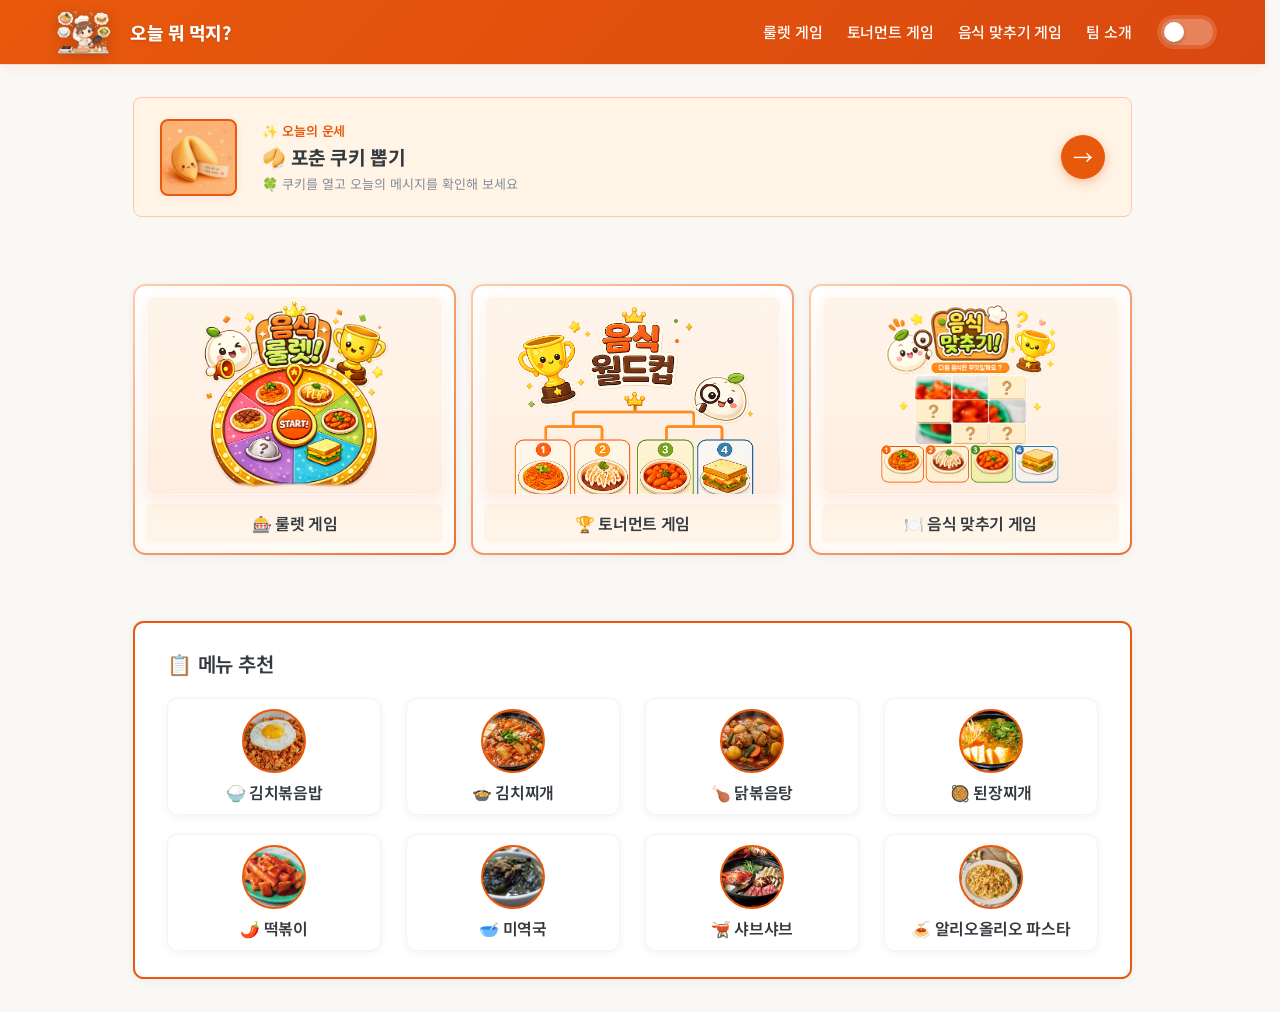
<file: index.html>
<!doctype html>
<html lang="ko">
  <head>
    <meta charset="UTF-8" />
    <meta name="viewport" content="width=device-width, initial-scale=1.0" />
    <title>메인</title>
    <link rel="preconnect" href="https://fonts.googleapis.com" />
    <link rel="preconnect" href="https://fonts.gstatic.com" crossorigin />
    <link
      href="https://fonts.googleapis.com/css2?family=Noto+Sans+KR:wght@400;500;600;700&display=swap"
      rel="stylesheet"
    />
    <link rel="stylesheet" href="css/style.css" />
  </head>
  <body>
    <header>
      <div id="header">
        <div id="title">
          <img
            class="title-logo"
            src="./assets/icon/logoIcon.png"
            alt=""
            aria-hidden="true"
          />
          <span class="title-text">오늘 뭐 먹지?</span>
        </div>
        <div id="nav">
          <div>룰렛 게임</div>
          <div>토너먼트 게임</div>
          <div>음식 맞추기 게임</div>
          <div>팀 소개</div>
        </div>
        <div
          class="theme-toggle"
          id="themeToggle"
          role="button"
          aria-label="테마 전환"
        >
          <div class="toggle-track">
            <div class="toggle-thumb"></div>
          </div>
        </div>
      </div>
    </header>
    <main>
      <div id="fortuneCookie">
        <div id="cookiePicture"></div>
        <div id="cookieContent">
          <p id="cookieLabel">✨ 오늘의 운세</p>
          <p id="cookieText">🥠 포춘 쿠키 뽑기</p>
          <p id="cookieDesc">🍀 쿠키를 열고 오늘의 메시지를 확인해 보세요</p>
        </div>
        <span id="cookieArrow" aria-hidden="true"></span>
      </div>

      <div id="gameSelector">
        <div id="rouletteGame">
          <div id="rouletteGamePicture"></div>
          <div>🎰 룰렛 게임</div>
        </div>
        <div id="tournamentGame">
          <div id="tournamentGamePicture"></div>
          <div>🏆 토너먼트 게임</div>
        </div>
        <div id="foodGame">
          <div id="foodGamePicture"></div>
          <div>🍽️ 음식 맞추기 게임</div>
        </div>
      </div>

      <div id="representativeMenu">
        <div>📋 메뉴 추천</div>
        <div id="menuList">
          <div id="firstMenu" data-menu="kimchiFriedRice">
            <div id="firstMenuPicture"></div>
            <div id="firstMenuText">🍚 김치볶음밥</div>
          </div>
          <div id="secondMenu" data-menu="kimchiStew">
            <div id="secondMenuPicture"></div>
            <div id="secondMenuText">🍲 김치찌개</div>
          </div>
          <div id="thirdMenu" data-menu="dakbokkeumtang">
            <div id="thirdMenuPicture"></div>
            <div id="thirdMenuText">🍗 닭볶음탕</div>
          </div>
          <div id="fourthMenu" data-menu="doenjangStew">
            <div id="fourthMenuPicture"></div>
            <div id="fourthMenuText">🥘 된장찌개</div>
          </div>
          <div id="fifthMenu" data-menu="tteokbokki">
            <div id="fifthMenuPicture"></div>
            <div id="fifthMenuText">🌶️ 떡볶이</div>
          </div>
          <div id="sixthMenu" data-menu="seaweedSoup">
            <div id="sixthMenuPicture"></div>
            <div id="sixthMenuText">🥣 미역국</div>
          </div>
          <div id="seventhMenu" data-menu="shabuShabu">
            <div id="seventhMenuPicture"></div>
            <div id="seventhMenuText">🫕 샤브샤브</div>
          </div>
          <div id="eighthMenu" data-menu="aglioOlio">
            <div id="eighthMenuPicture"></div>
            <div id="eighthMenuText">🍝 알리오올리오 파스타</div>
          </div>
        </div>
      </div>
    </main>
    <script src="js/main.js"></script>
  </body>
</html>
</file>
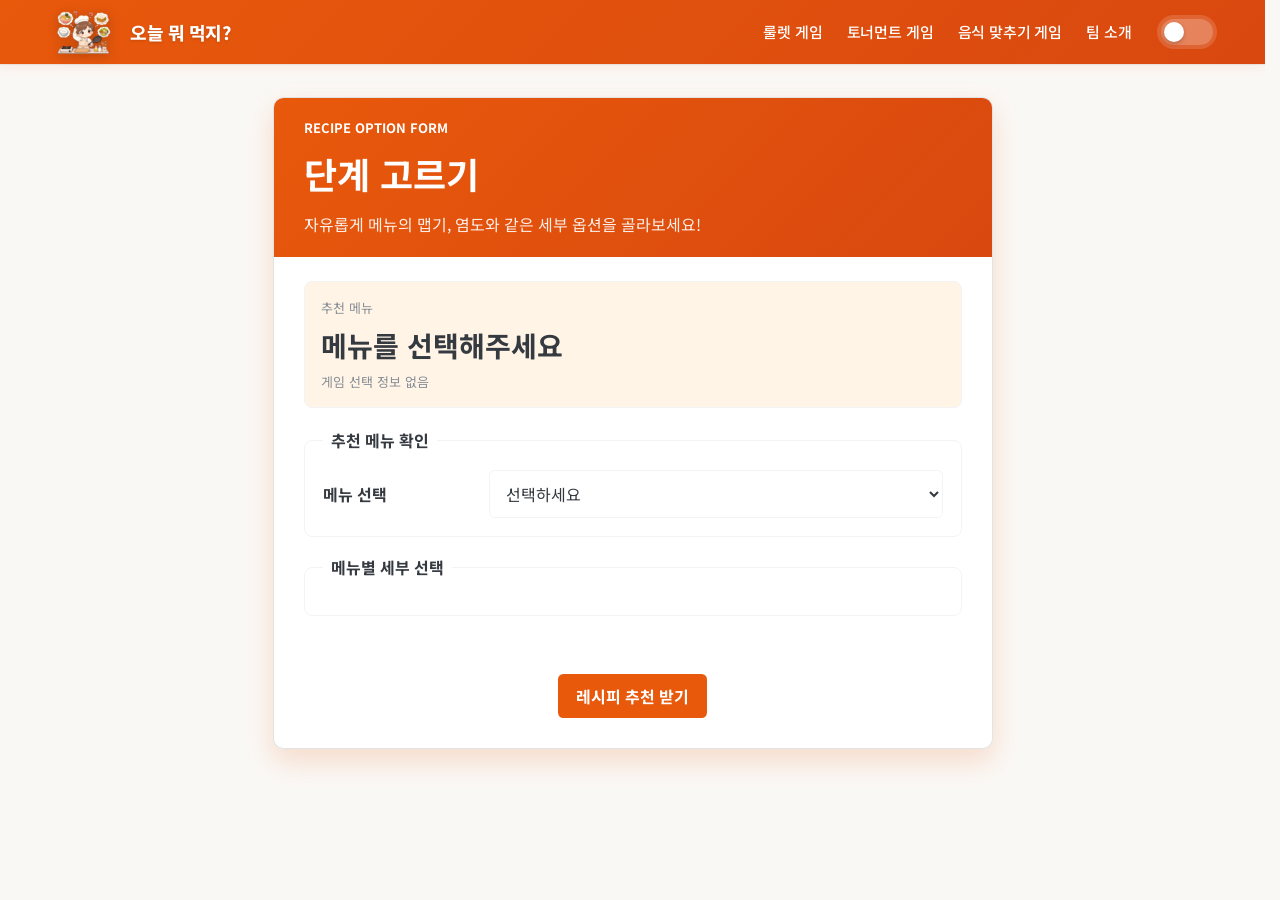
<file: form.html>
<!doctype html>
<html lang="ko">
  <head>
    <meta charset="UTF-8" />
    <meta name="viewport" content="width=device-width, initial-scale=1.0" />
    <title>메뉴 취향 선택</title>
    <link rel="preconnect" href="https://fonts.googleapis.com" />
    <link rel="preconnect" href="https://fonts.gstatic.com" crossorigin />
    <link
      href="https://fonts.googleapis.com/css2?family=Noto+Sans+KR:wght@400;500;600;700&display=swap"
      rel="stylesheet"
    />
    <link rel="stylesheet" href="css/style.css" />
    <link rel="stylesheet" href="css/form.css" />
  </head>
  <body>
    <header>
      <div id="header">
        <div id="title">
          <img
            class="title-logo"
            src="./assets/icon/logoIcon.png"
            alt=""
            aria-hidden="true"
          />
          <span class="title-text">오늘 뭐 먹지?</span>
        </div>
        <div id="nav">
          <div>룰렛 게임</div>
          <div>토너먼트 게임</div>
          <div>음식 맞추기 게임</div>
          <div>팀 소개</div>
        </div>
        <div
          class="theme-toggle"
          id="themeToggle"
          role="button"
          aria-label="테마 전환"
        >
          <div class="toggle-track">
            <div class="toggle-thumb"></div>
          </div>
        </div>
      </div>
    </header>
    <main>
      <div id="formPage" class="app">
        <section class="form-panel" aria-labelledby="page-title">
          <div class="title-group">
            <p class="eyebrow">Recipe Option Form</p>
            <h1 id="page-title">단계 고르기</h1>
            <p class="summary">
              자유롭게 메뉴의 맵기, 염도와 같은 세부 옵션을 골라보세요!
            </p>
          </div>

          <div class="selected-menu" aria-live="polite">
            <span>추천 메뉴</span>
            <strong id="selectedMenuName">메뉴를 불러오는 중</strong>
            <small id="gameSource">게임 선택 정보 없음</small>
          </div>

          <form id="foodForm" novalidate>
            <fieldset id="fallbackFieldset">
              <legend>추천 메뉴 확인</legend>

              <label for="menuChoice">메뉴 선택</label>
              <select id="menuChoice" name="menuChoice" required>
                <option value="">선택하세요</option>
                <option value="tteokbokki">떡볶이</option>
                <option value="kimchiFriedRice">김치볶음밥</option>
                <option value="dakbokkeumtang">닭볶음탕</option>
                <option value="shabuShabu">샤브샤브</option>
                <option value="doenjangStew">된장찌개</option>
                <option value="kimchiStew">김치찌개</option>
                <option value="seaweedSoup">미역국</option>
                <option value="aglioOlio">알리오올리오</option>
              </select>
            </fieldset>

            <fieldset id="customFieldset" class="custom-fieldset" hidden>
              <legend>메뉴별 세부 선택</legend>
              <div id="customFields" class="custom-fields"></div>
            </fieldset>

            <p id="formMessage" class="message" aria-live="polite"></p>

            <div class="actions">
              <button type="submit">레시피 추천 받기</button>
            </div>
          </form>
        </section>

        <aside class="spicy-guide" aria-labelledby="spicy-guide-title">
          <h2 id="spicy-guide-title">맵기 가이드 🔥</h2>
          <p>각 맵기 단계가 어느정돈지 확인해 보세요!</p>
          <dl>
            <dt>순한 맛 🌶️</dt>
            <dd>매운 걸 못 먹는 분들도 가능한 맵기</dd>
            <dt>초보 맛 (추천!) 🌶️🌶️</dt>
            <dd>신라면 정도의 적당한 맵기</dd>
            <dt>덜 매운 맛 🌶️🌶️🌶️</dt>
            <dd>불닭볶음면 정도의 맵기</dd>
            <dt>매운 맛 🌶️🌶️🌶️🌶️🌶️</dt>
            <dd>불닭볶음면보다 2배 정도 매운맛 (매니아에게 추천!)</dd>
          </dl>
        </aside>
      </div>
    </main>

    <script src="js/main.js"></script>
    <script src="js/foodData.js"></script>
    <script src="js/foodOptions.js"></script>
    <script src="js/form.js"></script>
  </body>
</html>
</file>
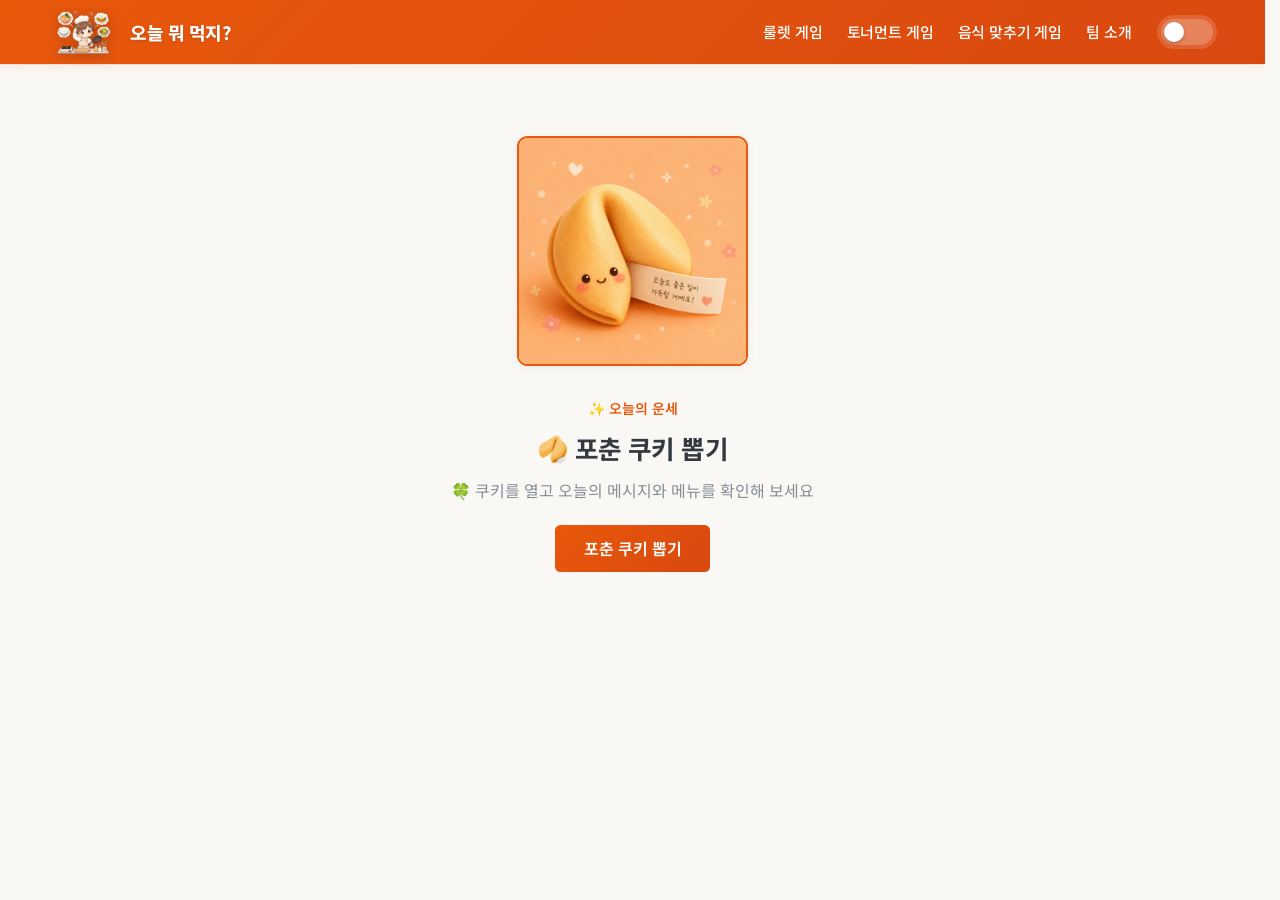
<file: fortuneCookie.html>
<!doctype html>
<html lang="ko">
  <head>
    <meta charset="UTF-8" />
    <meta name="viewport" content="width=device-width, initial-scale=1.0" />
    <title>포춘 쿠키</title>
    <link rel="preconnect" href="https://fonts.googleapis.com" />
    <link rel="preconnect" href="https://fonts.gstatic.com" crossorigin />
    <link
      href="https://fonts.googleapis.com/css2?family=Noto+Sans+KR:wght@400;500;600;700&display=swap"
      rel="stylesheet"
    />
    <link rel="stylesheet" href="css/style.css" />
  </head>
  <body>
    <header>
      <div id="header">
        <div id="title">
          <img
            class="title-logo"
            src="./assets/icon/logoIcon.png"
            alt=""
            aria-hidden="true"
          />
          <span class="title-text">오늘 뭐 먹지?</span>
        </div>
        <div id="nav">
          <div>룰렛 게임</div>
          <div>토너먼트 게임</div>
          <div>음식 맞추기 게임</div>
          <div>팀 소개</div>
        </div>
        <div
          class="theme-toggle"
          id="themeToggle"
          role="button"
          aria-label="테마 전환"
        >
          <div class="toggle-track">
            <div class="toggle-thumb"></div>
          </div>
        </div>
      </div>
    </header>
    <main>
      <section id="fortuneCookiePage">
        <div id="fortuneCookieHeroPicture">
          <div class="cookie-picture-inner" aria-hidden="true"></div>
        </div>
        <div id="fortuneCookieHeroContent">
          <p id="fortuneCookieHeroLabel">✨ 오늘의 운세</p>
          <h1 id="fortuneCookieHeroTitle">🥠 포춘 쿠키 뽑기</h1>
          <p id="fortuneCookieHeroDesc">
            🍀 쿠키를 열고 오늘의 메시지와 메뉴를 확인해 보세요
          </p>
          <button type="button" id="drawCookieBtn">포춘 쿠키 뽑기</button>
        </div>
      </section>
    </main>

    <div id="fortuneModal" class="modal-overlay fortune-modal">
      <div id="fortuneModalBox" class="modal-box">
        <h3 id="modalTitle">오늘의 운세</h3>
        <p id="modalFortuneText"></p>
        <div id="modalMenuRecommend">
          <span id="modalMenuBadge">메뉴 추천</span>
          <div id="modalMenuCard">
            <span id="modalMenuEmoji" aria-hidden="true"></span>
            <p id="modalMenuText"></p>
          </div>
        </div>
        <div id="modalActions">
          <button type="button" id="recipeSelectBtn">레시피 추천받기</button>
          <button type="button" id="modalCloseBtn">닫기</button>
        </div>
      </div>
    </div>

    <script src="js/main.js"></script>
    <script src="js/fortuneCookie.js"></script>
  </body>
</html>
</file>
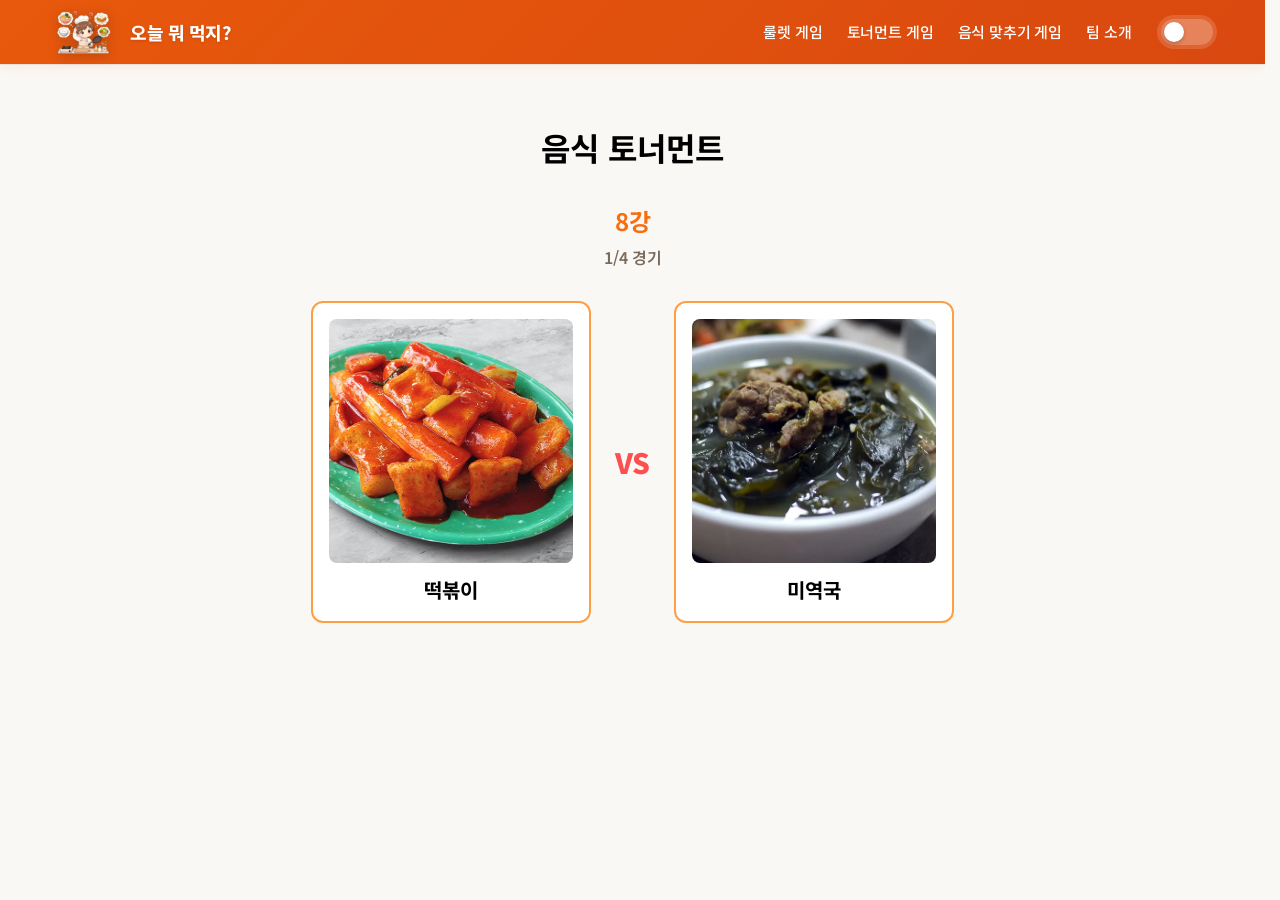
<file: game.html>
<!doctype html>
<html lang="ko">
  <head>
    <meta charset="UTF-8" />
    <meta name="viewport" content="width=device-width, initial-scale=1.0" />
    <title>오늘 뭐 먹지? - 게임</title>
    <link rel="preconnect" href="https://fonts.googleapis.com" />
    <link rel="preconnect" href="https://fonts.gstatic.com" crossorigin />
    <link
      href="https://fonts.googleapis.com/css2?family=Noto+Sans+KR:wght@400;500;600;700&display=swap"
      rel="stylesheet"
    />
    <link rel="stylesheet" href="css/style.css" />
    <link rel="stylesheet" href="css/game-style.css" />
    <link rel="stylesheet" href="css/game-tournament.css" />
    <link rel="stylesheet" href="css/game-roulette.css" />
  </head>
  <body>
    <header>
      <div id="header">
        <div id="title">
          <img
            class="title-logo"
            src="./assets/icon/logoIcon.png"
            alt=""
            aria-hidden="true"
          />
          <span class="title-text">오늘 뭐 먹지?</span>
        </div>
        <div id="nav">
          <div data-game="roulette">룰렛 게임</div>
          <div data-game="tournament">토너먼트 게임</div>
          <div data-game="guess">음식 맞추기 게임</div>
          <div data-game="team">팀 소개</div>
        </div>
        <div
          class="theme-toggle"
          id="themeToggle"
          role="button"
          aria-label="테마 전환"
        >
          <div class="toggle-track">
            <div class="toggle-thumb"></div>
          </div>
        </div>
      </div>
    </header>

    <main>
      <section id="roulette-game" class="game-panel">
        <div class="game-content">
          <h2 class="roulette-heading">🎰 룰렛 게임</h2>
          <p class="roulette-desc">룰렛을 돌려 오늘의 메뉴를 정해 보세요!</p>

          <div class="roulette-board">
            <div class="roulette-pointer" aria-hidden="true"></div>
            <div id="roulette-wheel" class="roulette-wheel"></div>
            <div class="roulette-center-cap" aria-hidden="true">🍽️</div>
          </div>

          <p id="roulette-result" class="roulette-result">
            버튼을 눌러 룰렛을 돌려보세요
          </p>
          <button
            type="button"
            id="roulette-spin-btn"
            class="roulette-spin-btn"
          >
            룰렛 돌리기
          </button>
        </div>
      </section>

      <section id="tournament-game" class="game-panel">
        <div class="game-content">
          <h2 class="title" id="tournament-title">음식 토너먼트</h2>

          <div class="round-status" aria-live="polite">
            <p class="round-name" id="round-name">8강</p>
            <p class="round-match-label">
              <span id="round-match-current">1</span>/<span
                id="round-match-total"
                >4</span
              >
              경기
            </p>
          </div>

          <div class="match-container">
            <div class="food-card" id="left-card">
              <div class="image-placeholder" id="left-img"></div>
              <div class="food-name" id="left-name">음식 1</div>
            </div>

            <div class="vs-text">VS</div>

            <div class="food-card" id="right-card">
              <div class="image-placeholder" id="right-img"></div>
              <div class="food-name" id="right-name">음식 2</div>
            </div>
          </div>
        </div>
      </section>

      <section id="guess-game" class="game-panel">
        <section class="game-content" id="game-main">
          <div class="game-title">음식 맞추기</div>
          <div class="game-grid-container">
            <div class="game-grid-element"></div>
            <div class="game-grid-element"></div>
            <div class="game-grid-element"></div>
            <div class="game-grid-element"></div>

            <div class="game-grid-element"></div>
            <div class="game-grid-element"></div>
            <div class="game-grid-element"></div>
            <div class="game-grid-element"></div>

            <div class="game-grid-element"></div>
            <div class="game-grid-element"></div>
            <div class="game-grid-element"></div>
            <div class="game-grid-element"></div>
          </div>
          <ol class="game-select">
            <li class="game-select-opt">PlaceHolder</li>
            <li class="game-select-opt">PlaceHolder</li>
            <li class="game-select-opt">PlaceHolder</li>
            <li class="game-select-opt">PlaceHolder</li>
          </ol>
        </section>
      </section>
    </main>

    <div class="modal-overlay game-modal-overlay" id="game-end">
      <div class="modal-content">
        <div class="game-title">정답 공개!</div>
        <div>
          <img
            class="game-food-image"
            src="./assets/image/game/placeholder.png"
            alt="food_image"
          />
        </div>
        <div class="game-result">
          <span class="game-result-succ">(성공! or 실패!)</span> <span> </span>
          <span class="game-result-menu">메뉴명</span>
        </div>
        <div class="modal-actions">
          <button type="button" class="shortcut-btn recipe-redirect-btn">
            레시피 추천 받기
          </button>
          <button type="button" class="retry-btn" id="guess-retry-btn">
            다시하기
          </button>
        </div>
      </div>
    </div>

    <div class="modal-overlay game-modal-overlay" id="roulette-modal">
      <div class="modal-content">
        <h2 class="modal-title">🎰 오늘의 메뉴</h2>
        <p class="modal-sub">룰렛이 선택한 메뉴예요</p>

        <div class="winner-display">
          <div class="roulette-modal-emoji" id="roulette-modal-emoji">🍽️</div>
          <div class="food-name" id="roulette-modal-name">메뉴명</div>
        </div>

        <div class="modal-actions">
          <a href="#" class="shortcut-btn" id="roulette-modal-link"
            >레시피 추천 받기</a
          >
          <button type="button" class="retry-btn" id="roulette-retry-btn">
            다시하기
          </button>
        </div>
      </div>
    </div>

    <div class="modal-overlay game-modal-overlay" id="winner-modal">
      <div class="modal-content">
        <h2 class="modal-title">축하합니다! 🏆</h2>
        <p class="modal-sub">오늘의 우승 메뉴</p>

        <div class="winner-display">
          <div class="image-placeholder" id="winner-img"></div>
          <div class="food-name" id="winner-name">우승 음식</div>
        </div>

        <div class="modal-actions">
          <a href="#" class="shortcut-btn" id="shortcut-link"
            >레시피 추천 받기</a
          >
          <button type="button" class="retry-btn" id="tournament-retry-btn">
            다시하기
          </button>
        </div>
      </div>
    </div>

    <script src="js/main.js"></script>
    <script src="js/game-modal.js"></script>
    <script src="js/tournament-game.js"></script>
    <script src="js/roulette-game.js"></script>
    <script src="js/game.js"></script>
    <script src="js/game-nav.js"></script>
  </body>
</html>
</file>
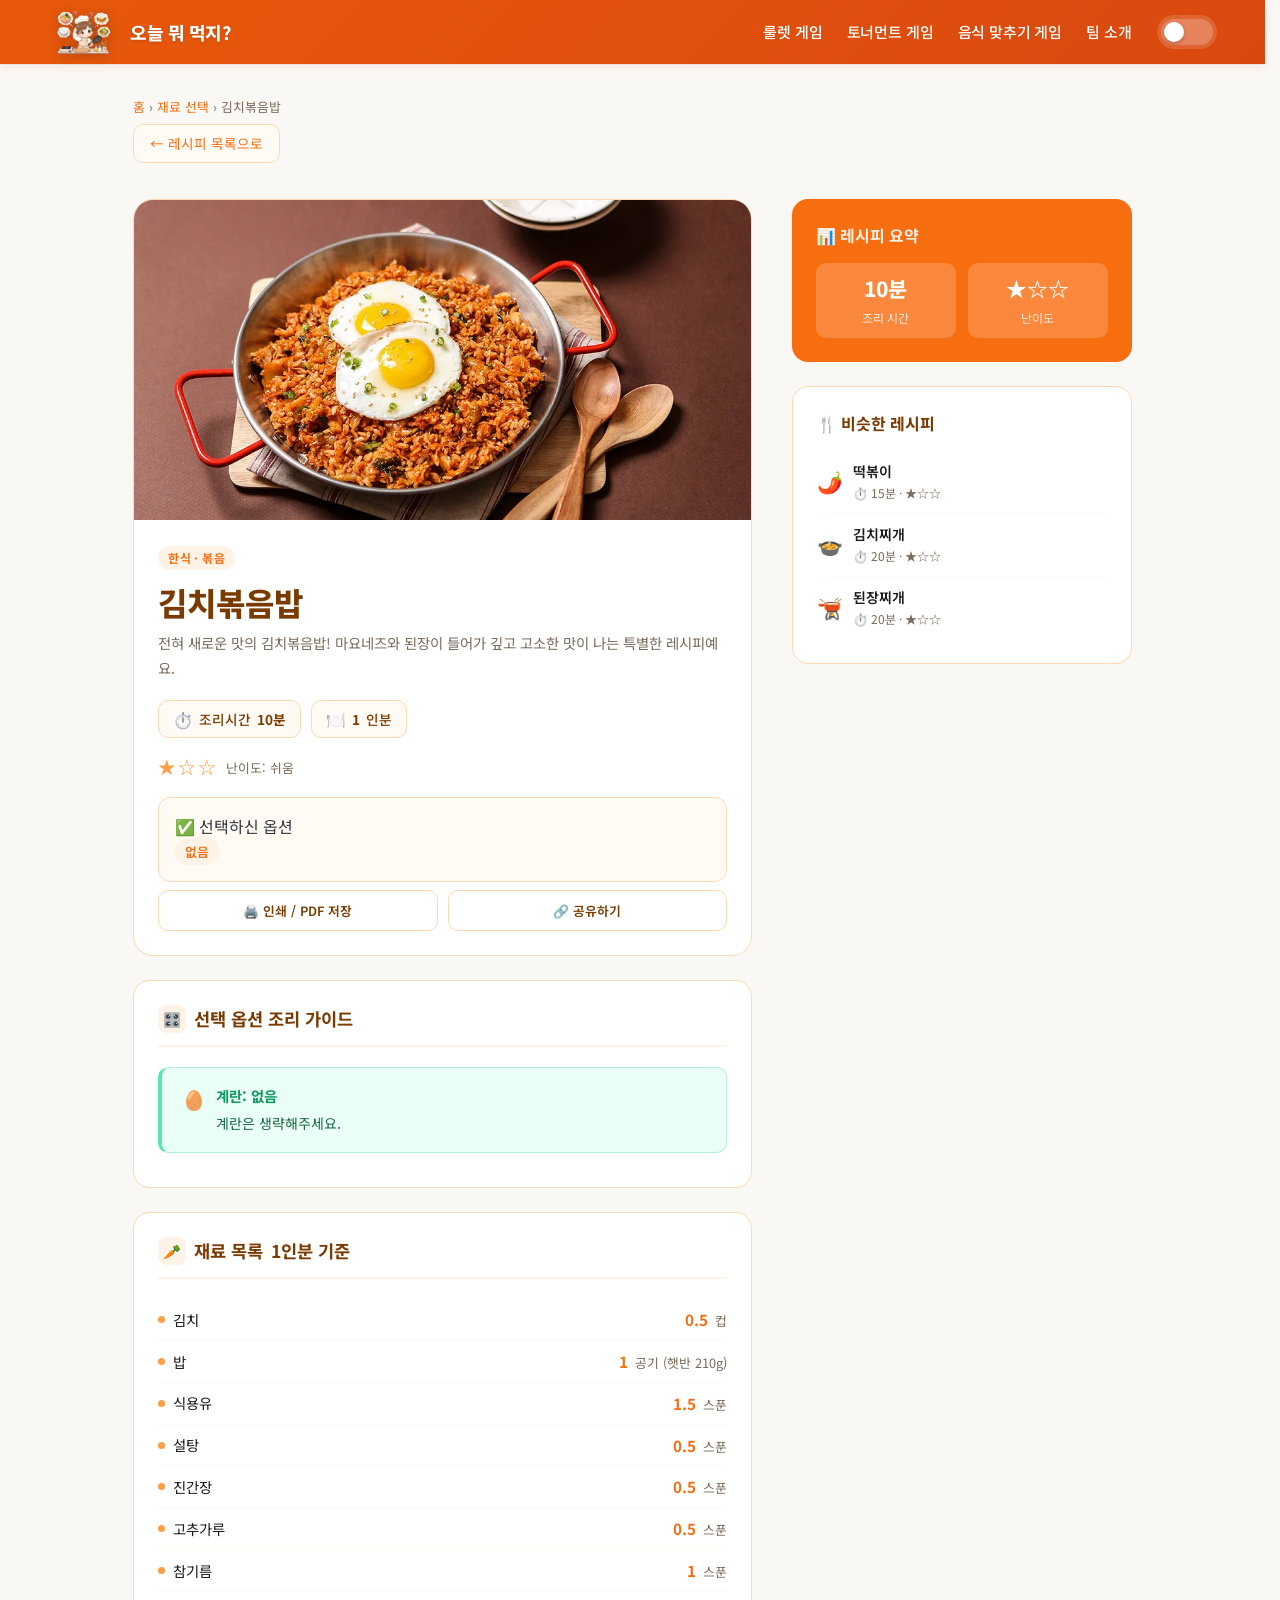
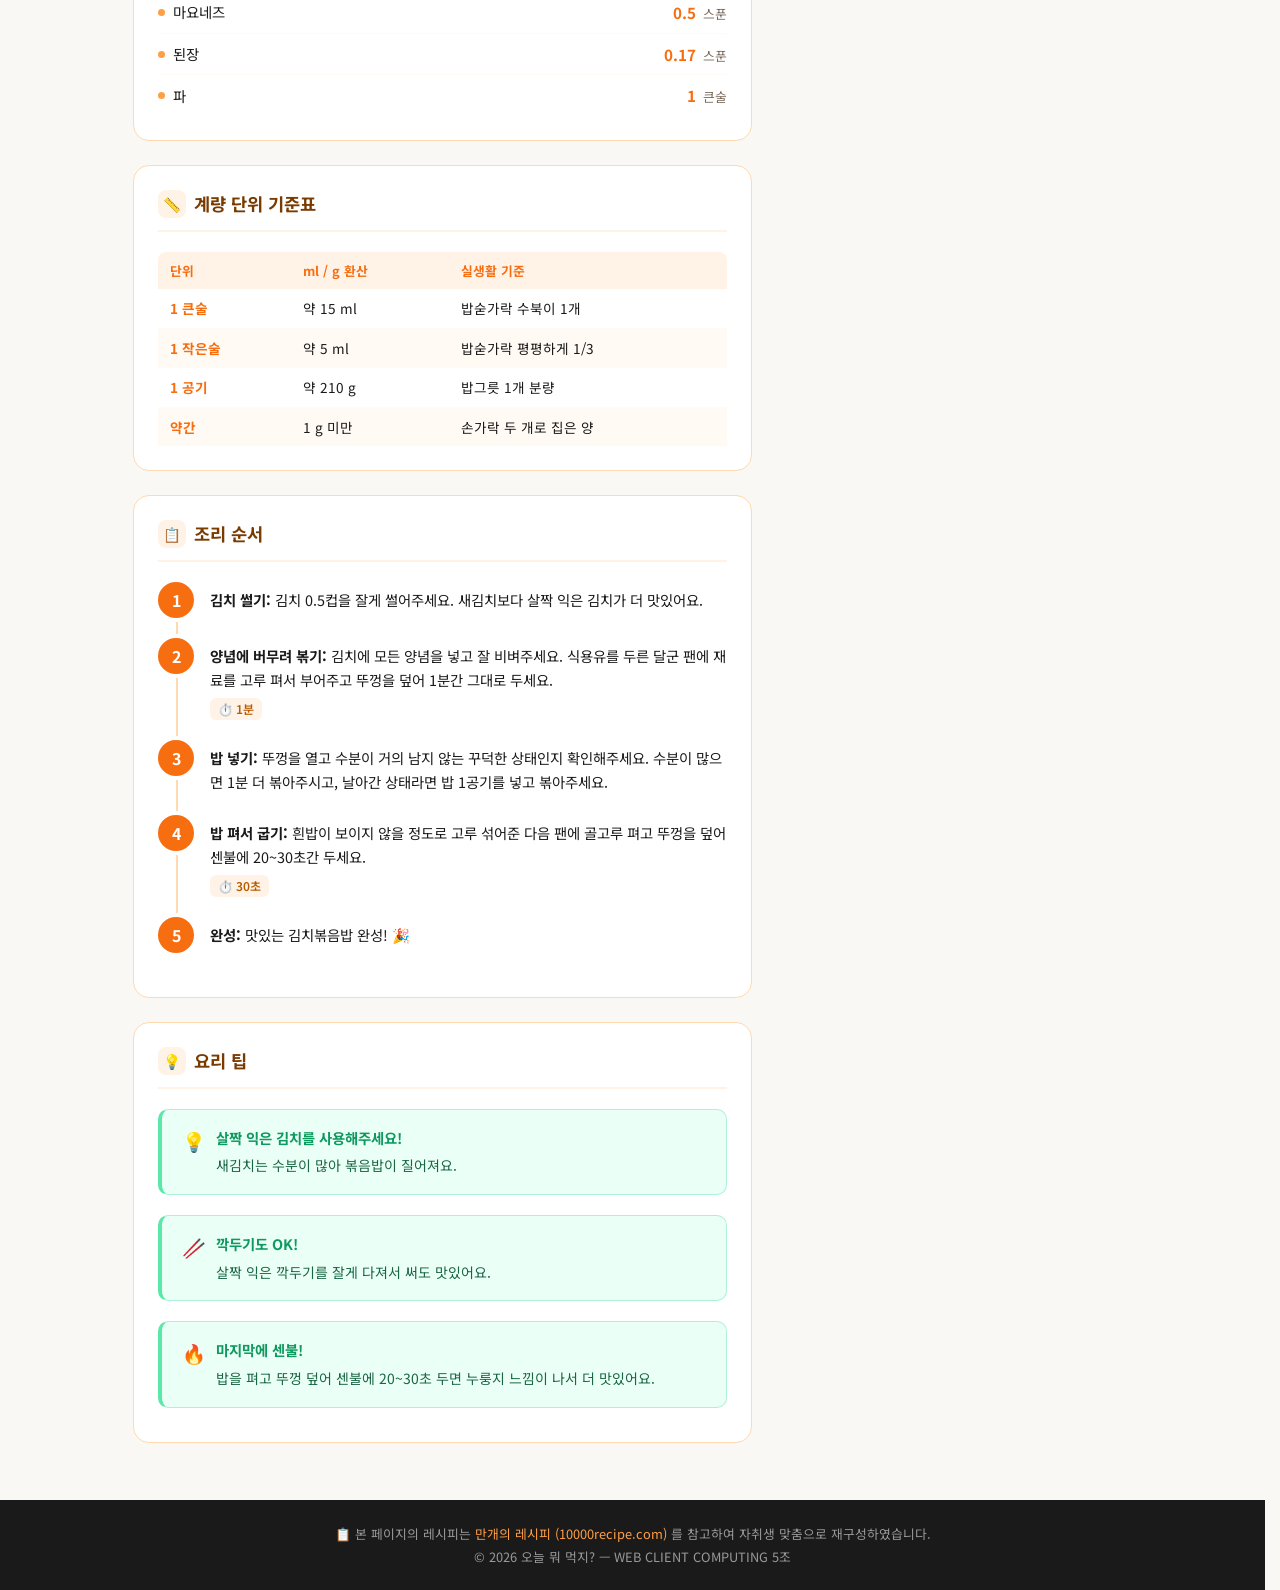
<file: recipe.html>
<!doctype html>
<html lang="ko">
  <head>
    <meta charset="UTF-8" />
    <meta name="viewport" content="width=device-width, initial-scale=1.0" />
    <title>오늘 뭐 먹지? - 레시피</title>
    <link rel="preconnect" href="https://fonts.googleapis.com" />
    <link rel="preconnect" href="https://fonts.gstatic.com" crossorigin />
    <link
      href="https://fonts.googleapis.com/css2?family=Noto+Sans+KR:wght@400;500;600;700&display=swap"
      rel="stylesheet"
    />
    <link rel="stylesheet" href="css/style.css" />
    <link rel="stylesheet" href="css/recipe.css" />
  </head>
  <body>
    <header>
      <div id="header">
        <div id="title">
          <img
            class="title-logo"
            src="./assets/icon/logoIcon.png"
            alt=""
            aria-hidden="true"
          />
          <span class="title-text">오늘 뭐 먹지?</span>
        </div>
        <div id="nav">
          <div>룰렛 게임</div>
          <div>토너먼트 게임</div>
          <div>음식 맞추기 게임</div>
          <div>팀 소개</div>
        </div>
        <div
          class="theme-toggle"
          id="themeToggle"
          role="button"
          aria-label="테마 전환"
        >
          <div class="toggle-track">
            <div class="toggle-thumb"></div>
          </div>
        </div>
      </div>
    </header>

    <main id="recipePage">
      <div class="breadcrumb">
        <div>
          <a href="index.html">홈</a>
          <span>›</span>
          <a href="form.html" id="breadcrumb-form-link">재료 선택</a>
          <span>›</span>
          <span id="breadcrumb-name">-</span>
        </div>
        <a
          class="btn-back"
          href="index.html"
          style="display: inline-flex; margin-left: 0; text-align: left"
          >← 레시피 목록으로</a
        >
      </div>

      <div class="recipe-layout">
        <div class="recipe-body">
          <div class="recipe-hero">
            <div class="hero-image-placeholder" id="hero-placeholder">
              <span id="hero-emoji">🍳</span>
              <p>음식 사진 영역</p>
            </div>

            <img
              class="hero-image"
              id="hero-img"
              src=""
              alt=""
              style="display: none"
            />

            <div class="hero-info">
              <span class="recipe-category" id="recipe-category">-</span>
              <h1 class="recipe-title" id="recipe-title">-</h1>
              <p class="recipe-desc" id="recipe-desc">-</p>

              <div class="meta-row">
                <div class="meta-chip">
                  <span class="icon">⏱️</span>
                  조리시간
                  <strong id="meta-time">-</strong>
                </div>
                <div class="meta-chip">
                  <span class="icon">🍽️</span>
                  <strong id="serving-display">1</strong>인분
                </div>
              </div>

              <div class="difficulty-row">
                <span class="stars" id="meta-difficulty">★☆☆</span>
                <span class="diff-label" id="meta-diff-label">난이도: -</span>
              </div>

              <div
                class="selected-options"
                id="selected-options"
                style="display: none"
              >
                <p class="selected-options-title">✅ 선택하신 옵션</p>
                <div class="options-tags" id="options-tags"></div>
              </div>

              <div class="action-row">
                <button
                  class="btn-action"
                  type="button"
                  onclick="window.print()"
                >
                  🖨️ 인쇄 / PDF 저장
                </button>
                <button
                  class="btn-action"
                  type="button"
                  onclick="shareRecipe()"
                >
                  🔗 공유하기
                </button>
              </div>
            </div>
          </div>

          <div class="section-card" id="option-tips-card" style="display: none">
            <h2 class="section-title">
              <span class="s-icon">🎛️</span>
              선택 옵션 조리 가이드
            </h2>
            <div class="tips-wrap" id="option-tips-wrap"></div>
          </div>

          <div class="section-card">
            <h2 class="section-title">
              <span class="s-icon">🥕</span>
              재료 목록
              <span class="serving-badge" id="serving-badge">1인분 기준</span>
            </h2>
            <ul class="ingredient-list" id="ingredient-list"></ul>
          </div>

          <div class="section-card">
            <h2 class="section-title">
              <span class="s-icon">📏</span>
              계량 단위 기준표
            </h2>
            <table class="measure-table">
              <thead>
                <tr>
                  <th>단위</th>
                  <th>ml / g 환산</th>
                  <th>실생활 기준</th>
                </tr>
              </thead>
              <tbody>
                <tr>
                  <td><span class="measure-unit-highlight">1 큰술</span></td>
                  <td>약 15 ml</td>
                  <td>밥숟가락 수북이 1개</td>
                </tr>
                <tr>
                  <td><span class="measure-unit-highlight">1 작은술</span></td>
                  <td>약 5 ml</td>
                  <td>밥숟가락 평평하게 1/3</td>
                </tr>
                <tr>
                  <td><span class="measure-unit-highlight">1 공기</span></td>
                  <td>약 210 g</td>
                  <td>밥그릇 1개 분량</td>
                </tr>
                <tr>
                  <td><span class="measure-unit-highlight">약간</span></td>
                  <td>1 g 미만</td>
                  <td>손가락 두 개로 집은 양</td>
                </tr>
              </tbody>
            </table>
          </div>

          <div class="section-card">
            <h2 class="section-title">
              <span class="s-icon">📋</span>
              조리 순서
            </h2>
            <ol class="steps-list" id="steps-list"></ol>
          </div>

          <div class="section-card">
            <h2 class="section-title">
              <span class="s-icon">💡</span>
              요리 팁
            </h2>
            <div class="tips-wrap" id="tips-wrap"></div>
          </div>
        </div>

        <aside class="sidebar">
          <div class="summary-card">
            <p class="summary-card-title">📊 레시피 요약</p>
            <div class="summary-stats">
              <div class="stat-box">
                <span class="stat-val" id="sum-time">-</span>
                <span class="stat-lbl">조리 시간</span>
              </div>
              <div class="stat-box">
                <span class="stat-val" id="sum-diff">-</span>
                <span class="stat-lbl">난이도</span>
              </div>
            </div>
          </div>

          <div class="related-card">
            <h3 class="related-title">🍴 비슷한 레시피</h3>
            <ul class="related-list" id="related-list"></ul>
          </div>
        </aside>
      </div>
    </main>

    <footer class="recipe-footer">
      <p>
        📋 본 페이지의 레시피는
        <a
          href="https://www.10000recipe.com"
          target="_blank"
          style="color: #ff9f45; text-decoration: none"
          >만개의 레시피 (10000recipe.com)</a
        >
        를 참고하여 자취생 맞춤으로 재구성하였습니다.
      </p>
      <p style="margin-top: 4px">
        © 2026 오늘 뭐 먹지? — WEB CLIENT COMPUTING 5조
      </p>
    </footer>

    <script src="js/foodData.js"></script>
    <script src="js/foodOptions.js"></script>
    <script src="js/recipe.js"></script>
    <script src="js/main.js"></script>
  </body>
</html>
</file>
<file: css/style.css>
:root {
  /* =========================================================
     브랜드 컬러 — 사이트 메인 오렌지 톤 (헤더·카드·hover)
     ========================================================= */
  --color-primary: #e8590c; /* 기본 강조색 */
  --color-primary-dark: #d9480f; /* 헤더 그라데이션 끝색 */
  --color-primary-hover: #f76707; /* hover 시 이미지 배경 */
  --color-primary-soft: #fff4e6; /* 카드 hover 배경 */
  --color-primary-muted: #ffc9a8; /* 카드 hover 테두리 */

  /* =========================================================
     중립 컬러 — 페이지 배경·본문·카드·테두리
     ========================================================= */
  --color-bg: #faf8f5; /* body 배경 */
  --color-surface: #ffffff; /* 카드·박스 배경 */
  --color-text: #343a40; /* 기본 글자색 */
  --color-text-muted: #868e96; /* 보조·설명 글자색 */
  --color-text-on-primary: #ffffff; /* 오렌지 위 흰 글자 */
  --color-border: #f1f3f5; /* 카드·구분선 테두리 */

  /* =========================================================
     헤더 네비 글자 — #nav 메뉴 항목 타이포·전환
     ========================================================= */
  --nav-font-size: 0.9375rem;
  --nav-font-weight: 500;
  --nav-color: var(--color-text-on-primary);
  --nav-transition:
    background-color 0.2s ease, color 0.2s ease, transform 0.2s ease;

  /* =========================================================
     헤더 타이틀 — #title "오늘 뭐 먹지?" 글자
     ========================================================= */
  --title-font-size: 1.25rem;
  --title-font-weight: 700;
  --title-letter-spacing: -0.02em;

  /* =========================================================
     게임 카드 라벨 — 카드 하단 게임 이름 글자
     ========================================================= */
  --card-label-size: 1rem;
  --card-label-weight: 600;

  /* =========================================================
     공통 레이아웃 — 폰트·헤더 높이·모서리 둥글기
     ========================================================= */
  --font-family:
    "Noto Sans KR", -apple-system, BlinkMacSystemFont, "Segoe UI", sans-serif;
  --header-height: 64px;
  --radius-sm: 0.42vw; /* 네비 버튼 */
  --radius-md: 0.63vw; /* 게임 이미지 */
  --radius-lg: 0.83vw; /* 게임 카드 */
  --space-main-y: 2.6vw;
  --space-main-x: 10.42vw;
  --space-main-gap: 5.21vw;
  --space-game-card: 19.5vw; /* 약 280px @ 1440px */
  --space-game-picture-h: 15.5vw; /* 약 220px @ 1420px */

  /* =========================================================
     헤더 스크롤 효과 — 스크롤 시 반투명·블러 (main.js 연동)
     ========================================================= */
  --color-primary-rgb: 232, 89, 12; /* rgba용 R,G,B */
  --color-primary-dark-rgb: 217, 72, 15;
  --header-bg-opacity-scrolled: 0.78; /* 스크롤 후 배경 투명도 */
  --header-blur: 12px; /* 스크롤 후 backdrop blur */

  /* =========================================================
     그림자·애니메이션 — 헤더·카드 elevation & transition
     ========================================================= */
  --shadow-header:
    0 1px 0 rgba(0, 0, 0, 0.06), 0 4px 12px rgba(232, 89, 12, 0.08);
  --shadow-card: 0 2px 8px rgba(52, 58, 64, 0.06);
  --shadow-card-hover: 0 12px 28px rgba(232, 89, 12, 0.18);
  --transition-base: 0.25s cubic-bezier(0.4, 0, 0.2, 1);
}

html {
  scrollbar-gutter: stable;
}

* {
  margin: 0;
  padding: 0;
  box-sizing: border-box;
}

body {
  font-family: var(--font-family);
  font-size: 16px;
  line-height: 1.5;
  color: var(--color-text);
  background-color: var(--color-bg);
  -webkit-font-smoothing: antialiased;
}

/* header */
header {
  position: sticky;
  top: 0;
  z-index: 100;
}

#header {
  display: flex;
  justify-content: space-between;
  align-items: center;
  height: var(--header-height);
  min-height: var(--header-height);
  padding: 0 clamp(16px, var(--space-main-x), 48px);
  font-family: var(--font-family);
  background: linear-gradient(
    135deg,
    var(--color-primary) 0%,
    var(--color-primary-dark) 100%
  );
  color: var(--color-text-on-primary);
  box-shadow: var(--shadow-header);
  transition:
    background var(--transition-base),
    box-shadow var(--transition-base),
    backdrop-filter var(--transition-base);
}

#header.is-scrolled {
  background: linear-gradient(
    135deg,
    rgba(var(--color-primary-rgb), var(--header-bg-opacity-scrolled)) 0%,
    rgba(var(--color-primary-dark-rgb), var(--header-bg-opacity-scrolled)) 100%
  );
  backdrop-filter: blur(var(--header-blur));
  -webkit-backdrop-filter: blur(var(--header-blur));
  box-shadow: 0 0.21vw 0.83vw rgba(0, 0, 0, 0.08);
}

#title {
  display: inline-flex;
  align-items: center;
  gap: 0.65rem;
  flex-shrink: 0;
  padding: 0;
  border: none;
  background: none;
  box-shadow: none;
  white-space: nowrap;
  cursor: pointer;
  transition: transform var(--transition-base);
}

.title-logo {
  display: block;
  height: 3rem;
  width: auto;
  object-fit: contain;
  flex-shrink: 0;
  background: none;
  filter: drop-shadow(0 2px 6px rgba(0, 0, 0, 0.2));
  transition: transform var(--transition-base);
}

.title-text {
  font-family: var(--font-family);
  font-size: clamp(1.125rem, 1.25vw, 1.35rem);
  font-weight: 800;
  letter-spacing: -0.03em;
  color: var(--color-text-on-primary);
  text-shadow: 0 1px 3px rgba(0, 0, 0, 0.16);
  line-height: 1;
}

#title:hover {
  transform: translateY(-1px);
}

#title:hover .title-logo {
  transform: scale(1.05);
}

#title:active {
  transform: translateY(0);
}

#title:active .title-logo {
  transform: scale(1.02);
}

#nav {
  display: flex;
  justify-content: flex-end;
  gap: 0.42vw;
  align-items: center;
  flex: 1;
}

#nav div {
  padding: 0.42vw 0.73vw;
  cursor: pointer;
  border-radius: var(--radius-sm);
  font-family: var(--font-family);
  font-size: var(--nav-font-size);
  font-weight: var(--nav-font-weight);
  color: var(--nav-color);
  letter-spacing: -0.01em;
  transition: var(--nav-transition);
}

#nav div:hover {
  background-color: rgba(255, 255, 255, 0.18);
  transform: translateY(-0.05vw);
}

#nav div:active {
  transform: translateY(0);
}

@media (max-width: 768px) {
  #nav {
    display: none;
  }

  .title-logo {
    height: 2.65rem;
  }

  .title-text {
    font-size: 1rem;
  }

  #title {
    gap: 0.45rem;
  }
}
/* header end */

/* main — index.html 과 동일한 페이지 기본 레이아웃 */
body > main {
  min-height: calc(100vh - var(--header-height));
  display: flex;
  flex-direction: column;
  justify-content: flex-start;
  align-items: center;
  width: 100%;
  padding: var(--space-main-y) var(--space-main-x);
  gap: var(--space-main-gap);
}

body > main > * {
  width: 100%;
}

/* game */
#gameSelector {
  display: grid;
  grid-template-columns: repeat(3, minmax(0, 1fr));
  gap: clamp(8px, 1.2vw, 20px);
  width: 100%;
  align-items: stretch;
}

#gameSelector > div {
  display: flex;
  flex-direction: column;
  align-items: stretch;
  justify-content: flex-start;
  gap: 0.73vw;
  width: 100%;
  min-width: 0;
  padding: 0.83vw;
  border-radius: calc(var(--radius-lg) + 0.15vw);
  background:
    linear-gradient(180deg, #ffffff 0%, #fffaf5 100%) padding-box,
    linear-gradient(
        145deg,
        rgba(255, 201, 168, 0.95) 0%,
        rgba(232, 89, 12, 0.85) 100%
      )
      border-box;
  border: 2px solid transparent;
  box-shadow: var(--shadow-card);
  color: var(--color-text);
  cursor: pointer;
  overflow: hidden;
  transition:
    transform var(--transition-base),
    box-shadow var(--transition-base);
}

#gameSelector > div > div:last-child {
  padding: 0.55vw 0.4vw;
  border-radius: var(--radius-sm);
  background-color: rgba(255, 244, 230, 0.85);
  font-size: var(--card-label-size);
  font-weight: var(--card-label-weight);
  letter-spacing: -0.02em;
  color: var(--color-text);
  text-align: center;
  transition:
    background-color var(--transition-base),
    color var(--transition-base);
}

#gameSelector > div:hover,
#gameSelector > div:has(:hover) {
  transform: translateY(-0.35vw);
  box-shadow: var(--shadow-card-hover);
}

#gameSelector > div:hover > div:last-child,
#gameSelector > div:has(:hover) > div:last-child {
  background-color: var(--color-primary);
  color: var(--color-text-on-primary);
}

#foodGame,
#rouletteGame,
#tournamentGame {
  position: relative;
}

#foodGamePicture,
#rouletteGamePicture,
#tournamentGamePicture {
  position: relative;
  width: 100%;
  height: var(--space-game-picture-h);
  border-radius: calc(var(--radius-md) + 0.1vw);
  border: none;
  background-color: #fff3e8;
  background-position: center;
  background-repeat: no-repeat;
  background-size: contain;
  box-shadow:
    inset 0 0 0 1px rgba(255, 255, 255, 0.85),
    0 6px 18px rgba(232, 89, 12, 0.1);
  overflow: hidden;
  transition:
    transform 0.35s cubic-bezier(0.34, 1.2, 0.64, 1),
    box-shadow var(--transition-base);
}

#foodGamePicture::after,
#rouletteGamePicture::after,
#tournamentGamePicture::after {
  content: "";
  position: absolute;
  inset: 0;
  border-radius: inherit;
  background: linear-gradient(
    180deg,
    rgba(255, 255, 255, 0.08) 0%,
    rgba(255, 255, 255, 0) 42%,
    rgba(232, 89, 12, 0.04) 100%
  );
  pointer-events: none;
}

#gameSelector > div:hover [id$="Picture"],
#gameSelector > div:has(:hover) [id$="Picture"] {
  transform: scale(1.035);
  box-shadow:
    inset 0 0 0 1px rgba(255, 255, 255, 0.95),
    0 10px 24px rgba(232, 89, 12, 0.18);
}

#foodGamePicture {
  background-image: url(../assets/image/game/foodQuizImage.png);
}

#rouletteGamePicture {
  background-image: url(../assets/image/game/rouletteImage.png?v=2);
}

#tournamentGamePicture {
  background-image: url(../assets/image/game/tournamentImage.png);
  background-position: 56% calc(50% + 35px);
  background-size: 90% auto;
}

/* game end */

/* representative menu */
#representativeMenu {
  width: 100%;
  padding: clamp(16px, 2vw, 28px) clamp(16px, 2.6vw, 32px);
  border-radius: var(--radius-lg);
  border: 2px solid var(--color-primary);
  background-color: var(--color-surface);
  box-shadow: var(--shadow-card);
  display: flex;
  flex-direction: column;
  gap: clamp(12px, 1.5vw, 24px);
}

#representativeMenu > div:first-child {
  font-size: 1.25rem;
  font-weight: var(--card-label-weight);
  letter-spacing: -0.02em;
  color: var(--color-text);
}

#menuList {
  display: grid;
  grid-template-columns: repeat(4, minmax(0, 1fr));
  width: 100%;
  column-gap: clamp(12px, 2vw, 28px);
  row-gap: clamp(12px, 1.5vw, 20px);
  justify-items: stretch;
}

#menuList [id$="Menu"] {
  display: flex;
  flex-direction: column;
  align-items: center;
  justify-content: center;
  width: 100%;
  gap: clamp(6px, 0.5vw, 10px);
  padding: clamp(10px, 0.8vw, 14px) clamp(8px, 0.6vw, 12px);
  border-radius: var(--radius-lg);
  background-color: var(--color-surface);
  border: 1px solid var(--color-border);
  box-shadow: var(--shadow-card);
  cursor: pointer;
  transition:
    background-color var(--transition-base),
    transform var(--transition-base),
    box-shadow var(--transition-base),
    border-color var(--transition-base);
}

#menuList [id$="Menu"]:hover,
#menuList [id$="Menu"]:has(:hover) {
  background-color: var(--color-primary-soft);
  border-color: var(--color-primary-muted);
  transform: translateY(-0.1vw);
  box-shadow: var(--shadow-card-hover);
}

#menuList [id$="Menu"]:hover [id$="MenuPicture"],
#menuList [id$="Menu"]:has(:hover) [id$="MenuPicture"] {
  background-color: var(--color-primary-hover);
}

[id$="MenuPicture"] {
  width: clamp(56px, 5vw, 80px);
  height: clamp(56px, 5vw, 80px);
  border-radius: 50%;
  border: 2px solid var(--color-primary);
  background-color: var(--color-surface);
  background-size: cover;
  background-position: center;
  background-repeat: no-repeat;
  transition: background-color var(--transition-base);
}

#firstMenuPicture {
  background-image: url(../assets/image/menu/김치볶음밥.png);
}

#secondMenuPicture {
  background-image: url(../assets/image/menu/김치찌개.png);
}

#thirdMenuPicture {
  background-image: url(../assets/image/menu/닭볶음탕.png);
}

#fourthMenuPicture {
  background-image: url(../assets/image/menu/된장찌개.png);
}

#fifthMenuPicture {
  background-image: url(../assets/image/menu/떡볶이.png);
}

#sixthMenuPicture {
  background-image: url(../assets/image/menu/미역국.png);
}

#seventhMenuPicture {
  background-image: url(../assets/image/menu/샤브샤브.png);
}

#eighthMenuPicture {
  background-image: url(../assets/image/menu/알리오올리오.png);
}

[id$="MenuText"] {
  font-size: 1rem;
  font-weight: var(--card-label-weight);
  letter-spacing: -0.02em;
  color: var(--color-text);
  text-align: center;
  white-space: nowrap;
}

@media (max-width: 900px) {
  :root {
    --space-main-x: 5vw;
    --space-game-picture-h: clamp(72px, 20vw, 120px);
  }

  #gameSelector {
    gap: clamp(6px, 1.5vw, 12px);
  }

  #gameSelector > div {
    padding: clamp(6px, 1.2vw, 10px);
    gap: clamp(4px, 1vw, 8px);
  }

  #gameSelector > div > div:last-child {
    padding: clamp(4px, 1vw, 8px) clamp(2px, 0.5vw, 6px);
    font-size: clamp(0.6875rem, 2.4vw, 0.9375rem);
    line-height: 1.3;
    white-space: normal;
  }

  #menuList {
    grid-template-columns: repeat(2, minmax(0, 1fr));
  }
}

@media (max-width: 600px) {
  :root {
    --space-main-y: 4vw;
    --space-main-x: 4vw;
    --space-main-gap: 6vw;
  }

  #menuList [id$="Menu"] {
    flex-direction: row;
    justify-content: flex-start;
    align-items: center;
    gap: 12px;
    padding: 10px 12px;
  }

  [id$="MenuPicture"] {
    width: 48px;
    height: 48px;
    flex-shrink: 0;
  }

  [id$="MenuText"] {
    text-align: left;
    white-space: normal;
    font-size: 0.9375rem;
  }
}
/* representative menu end */

/* fortune cookie */
#fortuneCookie {
  display: flex;
  align-items: center;
  gap: 2vw;
  width: 100%;
  padding: 1.6vw 2vw;
  border-radius: var(--radius-md);
  background-color: var(--color-primary-soft);
  border: 1px solid var(--color-primary-muted);
  cursor: pointer;
  transition:
    background-color var(--transition-base),
    border-color var(--transition-base),
    box-shadow var(--transition-base),
    transform var(--transition-base);
}

#fortuneCookie:hover,
#fortuneCookie:has(:hover) {
  background-color: #fff9f0;
  border-color: var(--color-primary);
  transform: translateY(-0.1vw);
  box-shadow: var(--shadow-card-hover);
}

#fortuneCookie:hover #cookieArrow,
#fortuneCookie:has(:hover) #cookieArrow {
  background-color: var(--color-primary-dark);
  transform: translateX(0.2vw);
}

#cookiePicture {
  flex-shrink: 0;
  width: 6vw;
  height: 6vw;
  min-width: 72px;
  min-height: 72px;
  border-radius: var(--radius-md);
  border: 2px solid var(--color-primary);
  background-color: var(--color-surface);
  background-image: url(../assets/image/game/fortuneCookieImage.png);
  background-size: cover;
  background-position: center;
  background-repeat: no-repeat;
  box-shadow: var(--shadow-card);
}

#cookieContent {
  flex: 1;
  display: flex;
  flex-direction: column;
  align-items: flex-start;
  gap: 0.4vw;
  min-width: 0;
}

#cookieLabel {
  font-size: 0.8125rem;
  font-weight: 600;
  letter-spacing: -0.01em;
  color: var(--color-primary);
}

#cookieText {
  font-size: clamp(1.125rem, 1.5vw, 1.5rem);
  font-weight: var(--title-font-weight);
  letter-spacing: var(--title-letter-spacing);
  line-height: 1.25;
  color: var(--color-text);
}

#cookieDesc {
  font-size: clamp(0.8125rem, 0.95vw, 0.9375rem);
  font-weight: 400;
  line-height: 1.5;
  color: var(--color-text-muted);
}

#cookieArrow {
  flex-shrink: 0;
  display: flex;
  align-items: center;
  justify-content: center;
  width: 2.8vw;
  height: 2.8vw;
  min-width: 44px;
  min-height: 44px;
  border-radius: 50%;
  background-color: var(--color-primary);
  color: var(--color-text-on-primary);
  font-size: 1.25rem;
  line-height: 1;
  box-shadow: 0 0.25vw 0.8vw rgba(232, 89, 12, 0.35);
  transition:
    background-color var(--transition-base),
    transform var(--transition-base);
}

#cookieArrow::after {
  content: "→";
}

@media (max-width: 600px) {
  #fortuneCookie {
    flex-wrap: wrap;
    row-gap: 2.5vw;
    padding: 4vw;
  }

  #cookieArrow {
    margin-left: auto;
  }
}
/* fortune cookie end */

/* fortune cookie page */
#fortuneCookiePage {
  display: flex;
  flex-direction: column;
  align-items: center;
  justify-content: center;
  gap: 2.5vw;
  padding: 3vw 0;
}

#fortuneCookieHeroPicture {
  width: 18vw;
  height: 18vw;
  min-width: 180px;
  min-height: 180px;
  border-radius: var(--radius-lg);
  border: 2px solid var(--color-primary);
  background-color: var(--color-surface);
  box-shadow: var(--shadow-card);
  overflow: hidden;
  cursor: pointer;
}

#fortuneCookieHeroPicture .cookie-picture-inner {
  width: 100%;
  height: 100%;
  background-image: url(../assets/image/game/fortuneCookieImage.png);
  background-size: cover;
  background-position: center;
  background-repeat: no-repeat;
  transform-origin: center center;
  animation: cookie-pulse 2.4s ease-in-out infinite;
}

#fortuneCookieHeroPicture.is-shaking {
  animation: cookie-shake 0.55s ease-in-out;
}

#fortuneCookieHeroPicture.is-shaking .cookie-picture-inner {
  animation: cookie-pulse-fast 0.55s ease-in-out;
}

@keyframes cookie-pulse {
  0%,
  100% {
    transform: scale(1);
  }

  50% {
    transform: scale(1.12);
  }
}

@keyframes cookie-pulse-fast {
  0%,
  100% {
    transform: scale(1);
  }

  50% {
    transform: scale(1.08);
  }
}

@keyframes cookie-shake {
  0%,
  100% {
    transform: translateX(0) rotate(0deg);
  }

  15% {
    transform: translateX(-7px) rotate(-2deg);
  }

  30% {
    transform: translateX(7px) rotate(2deg);
  }

  45% {
    transform: translateX(-5px) rotate(-1.5deg);
  }

  60% {
    transform: translateX(5px) rotate(1.5deg);
  }

  75% {
    transform: translateX(-3px) rotate(-1deg);
  }

  90% {
    transform: translateX(3px) rotate(1deg);
  }
}

#fortuneCookieHeroContent {
  display: flex;
  flex-direction: column;
  align-items: center;
  text-align: center;
  gap: 0.8vw;
  max-width: 520px;
}

#fortuneCookieHeroLabel {
  font-size: 0.875rem;
  font-weight: 600;
  color: var(--color-primary);
}

#fortuneCookieHeroTitle {
  font-size: clamp(1.5rem, 2vw, 2rem);
  font-weight: var(--title-font-weight);
  letter-spacing: var(--title-letter-spacing);
  color: var(--color-text);
}

#fortuneCookieHeroDesc {
  font-size: 1rem;
  color: var(--color-text-muted);
  line-height: 1.5;
}

#drawCookieBtn {
  margin-top: 1vw;
  padding: 0.9vw 2.2vw;
  border: none;
  border-radius: var(--radius-sm);
  background: linear-gradient(
    135deg,
    var(--color-primary) 0%,
    var(--color-primary-dark) 100%
  );
  color: var(--color-text-on-primary);
  font-family: var(--font-family);
  font-size: 1rem;
  font-weight: 600;
  cursor: pointer;
  transition:
    transform var(--transition-base),
    box-shadow var(--transition-base);
}

#drawCookieBtn:hover {
  transform: translateY(-0.1vw);
  box-shadow: var(--shadow-card-hover);
}

/* modal — L20 classList + stopPropagation 패턴 */
.modal-overlay {
  display: none;
  position: fixed;
  top: 0;
  left: 0;
  right: 0;
  bottom: 0;
  background: rgba(0, 0, 0, 0.5);
  z-index: 1000;
  justify-content: center;
  align-items: center;
  padding: 24px;
}

.modal-overlay.show {
  display: flex;
}

.modal-box {
  width: 100%;
  max-width: 420px;
  padding: 28px 24px;
  border-radius: var(--radius-lg);
  background-color: var(--color-surface);
  border: 1px solid var(--color-border);
  box-shadow: var(--shadow-card-hover);
}

.fortune-modal .modal-box {
  --modal-from-x: 0px;
  --modal-from-y: 0px;
  transform: translate(var(--modal-from-x), var(--modal-from-y)) scale(0.12);
  opacity: 0;
}

.fortune-modal.show .modal-box.is-emerging {
  animation: fortune-modal-emerge 1s cubic-bezier(0.22, 1.05, 0.36, 1) forwards;
}

@keyframes fortune-modal-emerge {
  from {
    transform: translate(var(--modal-from-x), var(--modal-from-y)) scale(0.12);
    opacity: 0;
  }

  to {
    transform: translate(0, 0) scale(1);
    opacity: 1;
  }
}

#modalTitle {
  font-size: 1.25rem;
  font-weight: var(--title-font-weight);
  color: var(--color-text);
  margin-bottom: 12px;
}

#modalFortuneText {
  font-size: 1rem;
  line-height: 1.65;
  color: var(--color-text);
  padding-bottom: 20px;
  margin-bottom: 20px;
  border-bottom: 1px dashed var(--color-primary-muted);
}

#modalMenuRecommend {
  margin-bottom: 24px;
}

#modalMenuBadge {
  display: inline-block;
  margin-bottom: 10px;
  padding: 5px 12px;
  border-radius: 999px;
  background-color: var(--color-primary-soft);
  color: var(--color-primary);
  font-size: 0.75rem;
  font-weight: 700;
  letter-spacing: 0.03em;
}

#modalMenuCard {
  display: flex;
  align-items: center;
  gap: 14px;
  padding: 16px 18px;
  border-radius: var(--radius-lg);
  background: linear-gradient(
    135deg,
    var(--color-primary-soft) 0%,
    var(--color-surface) 100%
  );
  border: 1px solid var(--color-primary-muted);
  box-shadow: 0 4px 14px rgba(var(--color-primary-rgb), 0.1);
}

#modalMenuEmoji {
  display: flex;
  flex-shrink: 0;
  align-items: center;
  justify-content: center;
  width: 52px;
  height: 52px;
  border-radius: 50%;
  background-color: var(--color-surface);
  border: 2px solid var(--color-primary-muted);
  font-size: 1.75rem;
  line-height: 1;
  box-shadow: var(--shadow-card);
}

#modalMenuText {
  font-size: 1.25rem;
  font-weight: var(--card-label-weight);
  color: var(--color-text);
  line-height: 1.4;
}

#modalActions {
  display: flex;
  justify-content: flex-end;
  gap: 10px;
}

#recipeSelectBtn,
#modalCloseBtn {
  padding: 10px 16px;
  border: none;
  border-radius: var(--radius-sm);
  font-family: var(--font-family);
  font-size: 0.9375rem;
  font-weight: 600;
  cursor: pointer;
  transition: background-color var(--transition-base);
}

#recipeSelectBtn {
  background-color: var(--color-primary);
  color: var(--color-text-on-primary);
}

#recipeSelectBtn:hover {
  background-color: var(--color-primary-dark);
}

#modalCloseBtn {
  background-color: var(--color-border);
  color: var(--color-text);
}

#modalCloseBtn:hover {
  background-color: var(--color-primary-muted);
}

@media (max-width: 600px) {
  #fortuneCookiePage {
    padding: 6vw 4vw;
  }

  #modalActions {
    flex-direction: column;
  }

  #recipeSelectBtn,
  #modalCloseBtn {
    width: 100%;
  }
}
/* fortune cookie page end */

/* =========================================================
   테마 토글 스위치
   ========================================================= */
.theme-toggle {
  display: flex;
  align-items: center;
  cursor: pointer;
  padding: 4px;
  border-radius: 20px;
  background: rgba(255, 255, 255, 0.15);
  transition: background-color 0.3s ease;
  margin-left: 16px;
  flex-shrink: 0;
}

.theme-toggle:hover {
  background: rgba(255, 255, 255, 0.25);
}

.toggle-track {
  position: relative;
  width: 52px;
  height: 26px;
  background: rgba(255, 255, 255, 0.2);
  border-radius: 13px;
  padding: 3px;
  transition: background-color 0.3s ease;
}

.toggle-thumb {
  position: absolute;
  top: 3px;
  left: 3px;
  width: 20px;
  height: 20px;
  background: #ffffff;
  border-radius: 50%;
  display: flex;
  align-items: center;
  justify-content: center;
  font-size: 12px;
  transition:
    transform 0.3s ease,
    background-color 0.3s ease;
  box-shadow: 0 2px 4px rgba(0, 0, 0, 0.2);
}

.toggle-thumb::before {
  content: "☀️";
}

/* 다크 모드 토글 스위치 */
body.dark-mode .toggle-track {
  background: rgba(0, 0, 0, 0.3);
}

body.dark-mode .toggle-thumb {
  transform: translateX(26px);
  background: #3d3d3d;
}

body.dark-mode .toggle-thumb::before {
  content: "🌙";
}

@media (max-width: 768px) {
  .theme-toggle {
    margin-left: 8px;
  }

  .toggle-track {
    width: 44px;
    height: 22px;
  }

  .toggle-thumb {
    width: 16px;
    height: 16px;
    font-size: 10px;
  }

  body.dark-mode .toggle-thumb {
    transform: translateX(22px);
  }
}

/* =========================================================
   다크 모드 기본 스타일
   ========================================================= */
body.dark-mode {
  --color-bg: #1a1a1a;
  --color-surface: #2d2d2d;
  --color-text: #e8e8e8;
  --color-text-muted: #a0a0a0;
  --color-border: #3d3d3d;
  --color-primary-soft: #3d2a1a;
  --color-primary-muted: #5c3d2a;
  --shadow-card: 0 2px 8px rgba(0, 0, 0, 0.3);
  --shadow-card-hover: 0 12px 28px rgba(0, 0, 0, 0.4);
}

/* 게임 카드 다크 모드 */
body.dark-mode #gameSelector > div {
  background:
    linear-gradient(180deg, #2d2d2d 0%, #252525 100%) padding-box,
    linear-gradient(
        145deg,
        rgba(92, 61, 42, 0.95) 0%,
        rgba(232, 89, 12, 0.85) 100%
      )
      border-box;
}

body.dark-mode #gameSelector > div > div:last-child {
  background-color: rgba(61, 42, 26, 0.85);
  color: var(--color-text);
}

body.dark-mode #gameSelector > div:hover > div:last-child,
body.dark-mode #gameSelector > div:has(:hover) > div:last-child {
  background-color: var(--color-primary);
  color: var(--color-text-on-primary);
}

/* 게임 이미지 다크 모드 */
body.dark-mode #foodGamePicture,
body.dark-mode #rouletteGamePicture,
body.dark-mode #tournamentGamePicture {
  background-color: #3d3d3d;
}

/* 대표 메뉴 다크 모드 */
body.dark-mode #representativeMenu {
  background-color: var(--color-surface);
  border-color: var(--color-primary);
}

body.dark-mode #menuList [id$="Menu"] {
  background-color: var(--color-surface);
  border-color: var(--color-border);
}

body.dark-mode #menuList [id$="Menu"]:hover {
  background-color: var(--color-primary-soft);
  border-color: var(--color-primary-muted);
}

body.dark-mode [id$="MenuPicture"] {
  background-color: var(--color-surface);
}

/* 포춘 쿠키 다크 모드 */
body.dark-mode #fortuneCookie {
  background-color: var(--color-primary-soft);
  border-color: var(--color-primary-muted);
}

body.dark-mode #fortuneCookie:hover {
  background-color: #4a3525;
  border-color: var(--color-primary);
}

body.dark-mode #cookiePicture {
  background-color: var(--color-surface);
}

body.dark-mode #fortuneCookieHeroPicture {
  background-color: var(--color-surface);
}

/* 모달 다크 모드 */
body.dark-mode .modal-box {
  background-color: var(--color-surface);
  border-color: var(--color-border);
}

body.dark-mode #modalMenuCard {
  background: linear-gradient(
    135deg,
    var(--color-primary-soft) 0%,
    var(--color-surface) 100%
  );
  border-color: var(--color-primary-muted);
}

body.dark-mode #modalMenuEmoji {
  background-color: var(--color-surface);
  border-color: var(--color-primary-muted);
}

body.dark-mode #modalCloseBtn {
  background-color: var(--color-border);
  color: var(--color-text);
}

body.dark-mode #modalCloseBtn:hover {
  background-color: var(--color-primary-muted);
}
</file>
<file: css/form.css>
#formPage.app {
  width: min(720px, 100%);
  margin: 0 auto;
}

#formPage .form-panel {
  overflow: hidden;
  padding: 0 30px 30px;
  background: rgba(255, 255, 255, 0.92);
  border: 1px solid rgba(23, 33, 38, 0.12);
  border-radius: var(--radius-lg);
  box-shadow: var(--shadow-card-hover);
}

#formPage .title-group {
  margin: 0 -30px 24px;
  padding: 20px 30px;
  color: var(--color-text-on-primary);
  background: linear-gradient(
    135deg,
    var(--color-primary) 0%,
    var(--color-primary-dark) 100%
  );
}

#formPage .eyebrow {
  margin: 0 0 8px;
  color: var(--color-text-on-primary);
  font-size: 13px;
  font-weight: 700;
  letter-spacing: 0;
  text-transform: uppercase;
}

#formPage h1,
#formPage h2 {
  margin: 0;
  letter-spacing: 0;
}

#formPage h1 {
  font-size: 36px;
}

#formPage h2 {
  font-size: 24px;
}

#formPage .summary {
  margin: 12px 0 0;
  color: rgba(255, 255, 255, 0.9);
  line-height: 1.6;
}

#formPage form {
  display: grid;
  gap: 18px;
}

#formPage fieldset {
  display: grid;
  grid-template-columns: 150px minmax(0, 1fr);
  gap: 12px 16px;
  margin: 0;
  padding: 18px;
  border: 1px solid var(--color-border);
  border-radius: var(--radius-md);
  background: var(--color-surface);
}

#formPage legend {
  padding: 0 8px;
  font-weight: 700;
  color: var(--color-text);
}

#formPage label {
  align-self: center;
  font-weight: 700;
  color: var(--color-text);
}

#formPage input,
#formPage select,
#formPage button,
#formPage .link-button {
  min-height: 44px;
  font: inherit;
}

#formPage input,
#formPage select {
  width: 100%;
  border: 1px solid var(--color-border);
  border-radius: var(--radius-sm);
  padding: 10px 12px;
  color: var(--color-text);
  background: var(--color-surface);
}

#formPage input:focus,
#formPage select:focus {
  outline: 3px solid rgba(var(--color-primary-rgb), 0.2);
  border-color: var(--color-primary);
}

#formPage input[type="range"] {
  padding: 0;
  accent-color: var(--color-primary);
}

#formPage .range-labels {
  grid-column: 2;
  display: grid;
  grid-template-columns: repeat(4, 1fr);
  gap: 6px;
  color: var(--color-text-muted);
  font-size: 12px;
  text-align: center;
}

#formPage .checkbox {
  grid-column: 2;
  display: flex;
  align-items: center;
  gap: 10px;
  min-height: 44px;
  font-weight: 600;
}

#formPage .checkbox input {
  width: 18px;
  min-height: 18px;
  accent-color: var(--color-primary);
}

#formPage .checkbox-field {
  grid-column: 2;
  display: flex;
  flex-wrap: wrap;
  gap: 10px;
  padding: 4px 0;
}

#formPage .checkbox-group {
  display: flex;
  flex-wrap: wrap;
  gap: 12px 24px;
  padding: 8px 0;
}

#formPage label.field-label {
  align-self: start;
  padding-top: 10px;
  font-weight: 700;
  color: var(--color-text);
}

#formPage .checkbox-item {
  position: relative;
  display: inline-flex;
}

#formPage .checkbox-item input[type="checkbox"] {
  position: absolute;
  inset: 0;
  width: 100%;
  height: 100%;
  min-height: 0;
  margin: 0;
  opacity: 0;
  cursor: pointer;
  z-index: 1;
}

#formPage .checkbox-item label {
  display: inline-flex;
  align-items: center;
  justify-content: center;
  gap: 0;
  min-height: 40px;
  padding: 8px 16px;
  margin: 0;
  border: 1.5px solid var(--color-border);
  border-radius: 999px;
  background: linear-gradient(180deg, #ffffff 0%, #fffaf5 100%);
  color: var(--color-text);
  font-size: 0.9375rem;
  font-weight: 600;
  line-height: 1.2;
  white-space: nowrap;
  cursor: pointer;
  box-shadow: var(--shadow-card);
  transition:
    background-color var(--transition-base),
    border-color var(--transition-base),
    color var(--transition-base),
    box-shadow var(--transition-base),
    transform var(--transition-base);
}

#formPage .checkbox-item label::before {
  content: "✓";
  display: none;
  flex-shrink: 0;
  align-items: center;
  justify-content: center;
  width: 0;
  max-width: 0;
  height: 16px;
  margin-right: 0;
  overflow: hidden;
  border-radius: 50%;
  background: rgba(255, 255, 255, 0.22);
  color: var(--color-text-on-primary);
  font-size: 0.7rem;
  font-weight: 800;
  line-height: 1;
  opacity: 0;
  transform: scale(0.6);
}

#formPage .checkbox-item:hover label {
  border-color: var(--color-primary-muted);
  background: var(--color-primary-soft);
  transform: translateY(-1px);
  box-shadow: var(--shadow-card-hover);
}

#formPage .checkbox-item input[type="checkbox"]:checked + label {
  border-color: var(--color-primary);
  background: linear-gradient(
    135deg,
    var(--color-primary) 0%,
    var(--color-primary-dark) 100%
  );
  color: var(--color-text-on-primary);
  box-shadow: 0 4px 14px rgba(232, 89, 12, 0.24);
  transform: translateY(-1px);
}

#formPage .checkbox-item input[type="checkbox"]:not(:checked) + label::before {
  display: none;
  animation: none;
  width: 0;
  max-width: 0;
  margin-right: 0;
  opacity: 0;
  transform: scale(0.6);
}

#formPage .checkbox-item input[type="checkbox"]:checked + label::before {
  display: inline-flex;
  animation: chip-check-reveal 0.5s cubic-bezier(0.34, 1.2, 0.64, 1) forwards;
}

@keyframes chip-check-reveal {
  from {
    width: 0;
    max-width: 0;
    margin-right: 0;
    opacity: 0;
    transform: scale(0.6);
  }

  to {
    width: 16px;
    max-width: 16px;
    margin-right: 6px;
    opacity: 1;
    transform: scale(1);
  }
}

#formPage .checkbox-item input[type="checkbox"]:focus-visible + label {
  outline: 3px solid rgba(var(--color-primary-rgb), 0.28);
  outline-offset: 2px;
}

#formPage .checkbox-item input[type="checkbox"]:disabled + label {
  opacity: 0.45;
  cursor: not-allowed;
  transform: none;
  box-shadow: none;
}

#formPage .egg-style-field {
  display: none;
}

#formPage .custom-fields {
  display: contents;
}

#formPage .message {
  min-height: 22px;
  margin: 0;
  color: #b23625;
  font-weight: 700;
}

#formPage .actions {
  display: flex;
  justify-content: center;
  gap: 10px;
}

#formPage button,
#formPage .link-button {
  display: inline-flex;
  align-items: center;
  justify-content: center;
  border: 0;
  border-radius: var(--radius-sm);
  padding: 0 18px;
  color: var(--color-text-on-primary);
  font-weight: 700;
  cursor: pointer;
  background: var(--color-primary);
  text-decoration: none;
  transition: background-color var(--transition-base);
}

#formPage button:hover,
#formPage .link-button:hover {
  background: var(--color-primary-dark);
}

#formPage button.secondary,
#formPage .link-button.secondary {
  color: var(--color-text);
  background: var(--color-border);
}

#formPage button.secondary:hover,
#formPage .link-button.secondary:hover {
  background: var(--color-primary-muted);
}

#formPage .selected-menu {
  display: grid;
  gap: 6px;
  margin-bottom: 20px;
  padding: 16px;
  border: 1px solid var(--color-border);
  border-radius: var(--radius-md);
  background: var(--color-primary-soft);
}

#formPage .selected-menu span,
#formPage .selected-menu small {
  color: var(--color-text-muted);
  font-size: 13px;
}

#formPage .selected-menu strong {
  color: var(--color-text);
  font-size: 28px;
}

#formPage .spicy-guide {
  padding: 24px;
  border: 1px solid var(--color-border);
  border-radius: var(--radius-lg);
  background: var(--color-surface);
  max-height: 0;
  opacity: 0;
  transform: translateY(-12px) scaleY(0.98);
  overflow: hidden;
  transition:
    opacity 560ms cubic-bezier(0.2, 0.9, 0.2, 1),
    transform 620ms cubic-bezier(0.2, 0.9, 0.2, 1),
    max-height 760ms cubic-bezier(0.2, 0.9, 0.2, 1);
  will-change: opacity, transform;
  box-shadow: none;
}

#formPage .spicy-guide.visible {
  max-height: 1000px;
  opacity: 1;
  transform: translateY(0) scaleY(1);
  box-shadow: 0 12px 30px rgba(23, 33, 38, 0.08);
}

#formPage .spicy-guide h2 {
  margin-top: 0;
  margin-bottom: 12px;
  color: var(--color-text);
}

#formPage .spicy-guide p {
  margin: 0 0 16px;
  color: var(--color-text-muted);
  line-height: 1.6;
}

#formPage .spicy-guide dl {
  margin: 0;
  display: grid;
  gap: 12px;
}

#formPage .spicy-guide dt {
  font-weight: 700;
  color: var(--color-text);
}

#formPage .spicy-guide dd {
  margin: 0;
  color: var(--color-text);
  line-height: 1.5;
}

@media (min-width: 821px) {
  #formPage .spicy-guide {
    position: fixed;
    top: 140px;
    right: 8vw;
    width: 280px;
    z-index: 30;
  }
}

@media (max-width: 820px) {
  #formPage .spicy-guide {
    position: static;
    width: 100%;
  }
}

@media (max-width: 820px) {
  #formPage.app {
    padding: 20px 0;
  }
}

@media (max-width: 620px) {
  #formPage .form-panel {
    padding: 0 20px 20px;
  }

  #formPage .title-group {
    margin: 0 -20px 20px;
    padding: 18px 20px;
  }

  #formPage h1 {
    font-size: 30px;
  }

  #formPage fieldset {
    grid-template-columns: 1fr;
  }

  #formPage .range-labels,
  #formPage .checkbox,
  #formPage .checkbox-field {
    grid-column: 1;
  }

  #formPage label.field-label {
    padding-top: 0;
  }

  #formPage .checkbox-item label {
    white-space: normal;
    text-align: center;
  }

  #formPage .actions {
    flex-direction: column-reverse;
  }

  #formPage button,
  #formPage .link-button {
    width: 100%;
  }
}

/* =========================================================
   다크 모드 - 폼 페이지
   ========================================================= */
body.dark-mode #formPage .form-panel {
  background: rgba(45, 45, 45, 0.92);
  border-color: rgba(61, 61, 61, 0.5);
}

body.dark-mode #formPage legend {
  color: var(--color-text);
}

body.dark-mode #formPage label {
  color: var(--color-text);
}

body.dark-mode #formPage fieldset {
  background: var(--color-surface);
  border-color: var(--color-border);
}

body.dark-mode #formPage input,
body.dark-mode #formPage select {
  background-color: #3d3d3d;
  border-color: var(--color-border);
  color: var(--color-text);
}

body.dark-mode #formPage input:focus,
body.dark-mode #formPage select:focus {
  border-color: var(--color-primary);
}

body.dark-mode #formPage .selected-menu {
  background-color: var(--color-primary-soft);
  border-color: var(--color-border);
}

body.dark-mode #formPage .selected-menu strong {
  color: var(--color-text);
}

body.dark-mode #formPage .selected-menu span,
body.dark-mode #formPage .selected-menu small {
  color: var(--color-text-muted);
}

body.dark-mode #formPage .checkbox-item label {
  background: linear-gradient(180deg, #3d3d3d 0%, #2d2d2d 100%);
  border-color: var(--color-border);
  color: var(--color-text);
}

body.dark-mode #formPage .checkbox-item:hover label {
  background: var(--color-primary-soft);
  border-color: var(--color-primary-muted);
}

body.dark-mode #formPage .checkbox-item input[type="checkbox"]:checked + label {
  background: linear-gradient(
    135deg,
    var(--color-primary) 0%,
    var(--color-primary-dark) 100%
  );
  border-color: var(--color-primary);
  color: var(--color-text-on-primary);
}

body.dark-mode #formPage .spicy-guide {
  background-color: var(--color-surface);
  border-color: var(--color-border);
}

body.dark-mode #formPage .spicy-guide h2 {
  color: var(--color-text);
}

body.dark-mode #formPage .spicy-guide p {
  color: var(--color-text-muted);
}

body.dark-mode #formPage .spicy-guide dt {
  color: var(--color-text);
}

body.dark-mode #formPage .spicy-guide dd {
  color: var(--color-text-muted);
}

body.dark-mode #formPage .range-labels {
  color: var(--color-text-muted);
}

body.dark-mode #formPage .checkbox {
  color: var(--color-text);
}

body.dark-mode #formPage button.secondary,
body.dark-mode #formPage .link-button.secondary {
  background: var(--color-border);
  color: var(--color-text);
}

body.dark-mode #formPage button.secondary:hover,
body.dark-mode #formPage .link-button.secondary:hover {
  background: var(--color-primary-muted);
}
</file>
<file: css/game-style.css>
:root {
  --main-color: #f76e11;
  --sub-color-1: #ff9f45;
  --sub-color-2: #ffbc80;
  --point-color-1: #fc4f4f;
  --point-color-2: #80d6ff;
  --point-color-3: #5be7a9;

  --black-text-color: #000000;
  --white-text-color: #ffffff;
}

/*-------------------------------------*/
/* 게임 페이지 전용 (헤더·본문 레이아웃은 style.css) */
.game-panel {
  display: none;
}

.game-panel.is-active {
  display: block;
}

.game-content {
  width: 100%;
  padding: 2vw 0;

  display: flex;
  flex-direction: column;
  justify-content: center;
  align-items: center;
  gap: 32px;

  text-align: center;
}

.hidden {
  display: none;
}

.game-title {
  color: var(--black-text-color);
  font-weight: 700;
  font-size: 32px;
}

/*-------------------------------------*/
/* 맞추기 게임용 */
.game-select {
  display: flex;
  flex-wrap: wrap;
  list-style-type: none;
  justify-content: space-evenly;
  gap: 12px;
}

.game-select-opt {
  width: 40%;
  padding: 22px;
  font-weight: 700;

  color: var(--color-text);
  font-size: 20px;
  cursor: pointer;

  background-color: var(--color-surface);
  border: 1px solid var(--color-primary);
  border-radius: var(--radius-lg);
  box-shadow: var(--shadow-card);

  transition:
    background-color var(--transition-base),
    transform var(--transition-base),
    box-shadow var(--transition-base),
    border-color var(--transition-base);
}

.game-select-opt:hover {
  background-color: var(--color-primary-dark);
  border-color: var(--color-primary-dark);
  color: var(--color-text-on-primary);
  transform: translateY(-0.21vw);
  box-shadow: var(--shadow-card-hover);
}

@media (max-width: 520px) {
  /*  .game-food-image {aspect-ratio: 4 / 3;} */
  .game-select-opt {
    width: 100%;
  }
}

.game-grid-container {
  aspect-ratio: 16 / 9;
  width: 80%;
  min-width: 300px;
  max-width: 800px;
  display: grid;

  grid-template-columns: repeat(4, 1fr);
  grid-template-rows: repeat(3, 1fr);
}

.game-grid-element {
  width: 100%;
  height: 100%;
  background-color: transparent;
}

.effect-blur {
  animation: blur var(--random-duration) ease-in-out reverse;
  animation-iteration-count: infinite;
}

@keyframes blur {
  0% {
    filter: blur(15px);
  }
  50% {
    filter: blur(5px);
  }
  100% {
    filter: blur(15px);
  }
}

.effect-blank {
  animation: blur var(--random-duration) ease-out forwards;
  animation-iteration-count: infinite;
}

@keyframes rot {
  0% {
    transform: rotateX(0);
  }
  50% {
    transform: rotateX(180);
  }
  100% {
    transform: rotateX(360);
  }
}

/*-------------------------------------*/
/* 게임 결과 모달 공통 */
body.game-modal-open {
  overflow: hidden;
}

body.game-modal-open .game-panel.is-active .game-content {
  pointer-events: none;
}

.game-modal-overlay {
  display: none;
  position: fixed;
  inset: 0;
  z-index: 1000;
  align-items: center;
  justify-content: center;
  padding: 24px;
  background: rgba(0, 0, 0, 0);
  pointer-events: none;
}

.game-modal-overlay.show {
  display: flex;
  pointer-events: auto;
  animation: game-modal-backdrop-in 0.35s ease forwards;
}

.game-modal-overlay .modal-content {
  width: min(420px, 100%);
  padding: 28px 24px;
  border-radius: var(--radius-lg, 12px);
  background: var(--color-surface, #fff);
  text-align: center;
  display: flex;
  flex-direction: column;
  align-items: center;
  gap: 16px;
  transform: scale(0.9) translateY(18px);
  opacity: 0;
}

.game-modal-overlay.show .modal-content.is-emerging {
  animation: game-modal-emerge 0.5s cubic-bezier(0.22, 1.05, 0.36, 1) forwards;
}

@keyframes game-modal-backdrop-in {
  from {
    background: rgba(0, 0, 0, 0);
  }

  to {
    background: rgba(0, 0, 0, 0.5);
  }
}

@keyframes game-modal-emerge {
  from {
    transform: scale(0.9) translateY(18px);
    opacity: 0;
  }

  to {
    transform: scale(1) translateY(0);
    opacity: 1;
  }
}

.modal-actions {
  display: flex;
  flex-direction: column;
  gap: 10px;
  width: 100%;
  margin-top: 4px;
}

.shortcut-btn {
  display: inline-flex;
  align-items: center;
  justify-content: center;
  min-height: 44px;
  padding: 0 20px;
  border-radius: 10px;
  background-color: var(--main-color);
  color: var(--white-text-color);
  font-family: inherit;
  font-size: 1rem;
  font-weight: 800;
  text-decoration: none;
  border: none;
  cursor: pointer;
  transition:
    background-color 0.2s ease,
    transform 0.2s ease;
}

.shortcut-btn:hover {
  background-color: var(--sub-color-1);
  transform: translateY(-1px);
}

.retry-btn {
  display: inline-flex;
  align-items: center;
  justify-content: center;
  min-height: 44px;
  padding: 0 20px;
  border: 1.5px solid var(--sub-color-1);
  border-radius: 10px;
  background-color: #fff;
  color: var(--main-color);
  font-family: inherit;
  font-size: 1rem;
  font-weight: 800;
  cursor: pointer;
  transition:
    background-color 0.2s ease,
    border-color 0.2s ease,
    color 0.2s ease,
    transform 0.2s ease;
}

.retry-btn:hover {
  background-color: #fff4e6;
  border-color: var(--main-color);
  color: var(--main-color);
  transform: translateY(-1px);
}

.modal-title {
  font-size: 28px;
  font-weight: 800;
  color: var(--black-text-color);
}

.modal-sub {
  margin: 0;
  color: #666;
  font-size: 16px;
}

.roulette-modal-emoji {
  font-size: 4rem;
  line-height: 1;
}

/*-------------------------------------*/
/* 맞추기 게임 결과 (모달) */
#game-end .game-food-image {
  width: 100%;
  max-width: 280px;
}

.game-result {
  font-weight: 900;
  font-size: 20px;
}

.game-result-menu {
  color: var(--black-text-color);
}

.recipe-redirect-btn {
  width: 100%;
}

.recipe-redirect-btn:hover {
  color: var(--white-text-color);
}

.game-food-image {
  aspect-ratio: 16 / 9;
  width: 80%;
  min-width: 300px;
  max-width: 800px;
  border-radius: var(--radius-lg);
  border: solid var(--color-primary);
  transition:
    color var(--transition-base),
    transform var(--transition-base),
    box-shadow var(--transition-base);

  object-fit: cover;
}

.win {
  color: #80d6ff;
}
.lose {
  color: #fc4f4f;
}

/*-------------------------------------*/
/* 팀 페이지용 */
.team-page {
  gap: clamp(28px, 4vw, 48px);
  max-width: none;
  width: 100%;
}

.team-hero,
.team-members {
  width: 100%;
  display: flex;
  flex-direction: column;
  align-items: center;
  gap: clamp(16px, 2vw, 24px);
}

.team-hero {
  max-width: 860px;
  margin: 0 auto;
  position: relative;
  padding: clamp(24px, 3vw, 36px) clamp(16px, 2vw, 24px);
  border-radius: 24px;
  background:
    radial-gradient(
      circle at 50% 0%,
      rgba(255, 159, 69, 0.18) 0%,
      transparent 58%
    ),
    linear-gradient(180deg, #fffaf4 0%, rgba(255, 250, 244, 0) 100%);
}

.team-hero-label {
  display: inline-flex;
  align-items: center;
  gap: 8px;
  padding: 7px 16px;
  border-radius: 999px;
  background: rgba(255, 255, 255, 0.92);
  border: 1px solid rgba(255, 201, 168, 0.8);
  color: var(--color-primary);
  font-size: 0.8125rem;
  font-weight: 700;
  letter-spacing: 0.04em;
  box-shadow: 0 2px 10px rgba(232, 89, 12, 0.08);
}

.team-hero-label::before {
  content: "🍽️";
  font-size: 0.95rem;
  line-height: 1;
}

.team-content {
  position: relative;
  width: 100%;
  padding: clamp(28px, 3vw, 36px) clamp(24px, 3.5vw, 40px);
  display: flex;
  flex-direction: column;
  gap: 14px;
  text-align: left;
  background: rgba(255, 255, 255, 0.96);
  border: 1px solid rgba(255, 201, 168, 0.65);
  border-radius: 20px;
  box-shadow:
    0 10px 32px rgba(232, 89, 12, 0.1),
    0 2px 8px rgba(52, 58, 64, 0.04);
  overflow: hidden;
}

.team-content::before {
  content: "";
  position: absolute;
  inset: 0 auto 0 0;
  width: 5px;
  background: linear-gradient(
    180deg,
    var(--color-primary) 0%,
    var(--color-primary-hover) 55%,
    #ffbc80 100%
  );
}

.team-content-title {
  font-weight: 700;
  font-size: clamp(1.5rem, 2.4vw, 2rem);
  letter-spacing: -0.03em;
  color: var(--color-text);
  width: 100%;
  text-align: center;
}

.team-hero .team-content-title {
  position: relative;
  margin: 0;
  padding-bottom: 14px;
}

.team-hero .team-content-title::after {
  content: "";
  position: absolute;
  left: 50%;
  bottom: 0;
  width: 56px;
  height: 4px;
  border-radius: 999px;
  background: linear-gradient(
    90deg,
    var(--color-primary) 0%,
    var(--color-primary-hover) 100%
  );
  transform: translateX(-50%);
}

.team-introduce {
  position: relative;
  margin: 0;
  padding: 18px 20px 18px 22px;
  font-size: clamp(1rem, 1.15vw, 1.0625rem);
  line-height: 1.85;
  font-weight: 500;
  color: var(--color-text);
  letter-spacing: -0.01em;
  background: #fffaf4;
  border: 1px solid rgba(255, 217, 176, 0.75);
  border-radius: 14px;
  transition:
    transform 0.2s ease,
    box-shadow 0.2s ease,
    border-color 0.2s ease;
}

.team-introduce:not(.team-introduce-goal) {
  border-left: 3px solid var(--color-primary);
  background: linear-gradient(90deg, #fff8f2 0%, #fffaf4 18%, #fffaf4 100%);
}

.team-introduce-goal::before {
  content: "★";
  position: absolute;
  left: 16px;
  top: 18px;
  display: inline-flex;
  align-items: center;
  justify-content: center;
  width: 26px;
  height: 26px;
  border-radius: 50%;
  background: linear-gradient(135deg, #ff9f45 0%, #f76e11 100%);
  color: #fff;
  font-size: 0.7rem;
  font-weight: 800;
  box-shadow: 0 4px 10px rgba(232, 89, 12, 0.22);
}

.team-introduce:hover {
  transform: translateY(-2px);
  border-color: rgba(255, 159, 69, 0.85);
  box-shadow: 0 8px 20px rgba(232, 89, 12, 0.1);
}

.team-introduce-goal {
  padding: 18px 18px 18px 52px;
  background: linear-gradient(135deg, #fff4e6 0%, #fffaf4 100%);
  border-color: rgba(255, 159, 69, 0.55);
  font-weight: 600;
  color: var(--color-primary-dark);
}

.team-members-desc {
  font-size: 0.875rem;
  color: var(--color-text-muted);
  text-align: center;
}

.team-worker-container {
  display: grid;
  grid-template-columns: repeat(5, minmax(0, 1fr));
  gap: clamp(10px, 1vw, 16px);
  width: 100%;
}

.team-worker-card {
  display: flex;
  flex-direction: column;
  align-items: center;
  min-height: 280px;
  padding: 20px 10px 16px;
  background-color: var(--color-surface);
  border: 1px solid var(--color-border);
  border-radius: var(--radius-lg);
  box-shadow: var(--shadow-card);
  transition:
    background-color var(--transition-base),
    transform var(--transition-base),
    box-shadow var(--transition-base),
    border-color var(--transition-base);
}

.team-worker-card.has-reco {
  cursor: pointer;
}

.team-worker-card:hover {
  background-color: var(--color-primary-soft);
  border-color: var(--color-primary-muted);
  transform: translateY(-3px);
  box-shadow: var(--shadow-card-hover);
}

.team-worker-photo-wrap {
  position: relative;
  width: clamp(72px, 5.5vw, 88px);
  height: clamp(72px, 5.5vw, 88px);
  flex-shrink: 0;
}

.team-worker-photo {
  width: 100%;
  height: 100%;
  border-radius: 50%;
  object-fit: cover;
  border: 2px solid var(--color-primary);
  background-color: var(--color-bg);
}

.team-worker-reco-overlay {
  position: absolute;
  inset: 0;
  border-radius: 50%;
  background-color: var(--color-surface);
  background-size: cover;
  background-position: center;
  background-repeat: no-repeat;
  border: 2px solid var(--color-primary);
  opacity: 0;
  transform: scale(0.92);
  transition:
    opacity 0.25s ease,
    transform 0.25s ease;
  pointer-events: none;
}

.team-worker-card.is-reco-active .team-worker-reco-overlay {
  opacity: 1;
  transform: scale(1);
}

.team-worker-name {
  margin-top: 14px;
  font-weight: 700;
  font-size: 1rem;
  letter-spacing: -0.02em;
  color: var(--color-text);
}

.team-worker-meta {
  margin-top: 4px;
  font-size: 0.75rem;
  color: var(--color-text-muted);
  text-align: center;
}

.team-worker-introduce {
  flex: 1;
  display: flex;
  flex-direction: column;
  justify-content: center;
  width: 100%;
  min-height: 4.5rem;
  margin-top: 10px;
  padding: 0 4px;
}

.team-worker-bio,
.team-worker-reco-text {
  font-size: 0.8125rem;
  line-height: 1.55;
  text-align: center;
}

.team-worker-bio {
  color: var(--color-text-muted);
}

.team-worker-reco-text {
  display: none;
  font-weight: 600;
  color: var(--color-primary-dark);
}

.team-worker-card.is-reco-active .team-worker-bio {
  display: none;
}

.team-worker-card.is-reco-active .team-worker-reco-text {
  display: block;
}

.team-worker-link {
  margin-top: auto;
  padding-top: 14px;
  font-size: 0.8125rem;
}

.team-worker-link > a {
  text-decoration: none;
  color: var(--color-primary);
  font-weight: 500;
  transition: color var(--transition-base);
}

.team-worker-link > a:hover {
  color: var(--color-primary-dark);
}

@media (max-width: 900px) {
  .team-worker-container {
    grid-template-columns: repeat(3, minmax(0, 1fr));
  }
}

@media (max-width: 640px) {
  .team-hero {
    padding: 20px 12px;
    border-radius: 18px;
  }

  .team-content {
    padding: 22px 18px;
    border-radius: 16px;
  }

  .team-introduce {
    padding: 16px 16px 16px 18px;
    font-size: 0.975rem;
    line-height: 1.8;
  }

  .team-introduce-goal {
    padding: 16px 14px 16px 46px;
  }

  .team-introduce-goal::before {
    left: 12px;
    top: 16px;
    width: 24px;
    height: 24px;
  }

  .team-worker-container {
    grid-template-columns: 1fr;
  }

  .team-worker-card {
    min-height: 0;
    display: grid;
    grid-template-columns: 88px 1fr;
    grid-template-rows: auto auto 1fr auto;
    column-gap: 14px;
    row-gap: 4px;
    align-items: start;
    padding: 16px;
  }

  .team-worker-photo-wrap {
    grid-column: 1;
    grid-row: 1 / -1;
    width: 80px;
    height: 80px;
    align-self: center;
  }

  .team-worker-name {
    grid-column: 2;
    grid-row: 1;
    margin-top: 0;
    text-align: left;
  }

  .team-worker-meta {
    grid-column: 2;
    grid-row: 2;
    text-align: left;
  }

  .team-worker-introduce {
    grid-column: 2;
    grid-row: 3;
    min-height: 0;
    margin-top: 0;
    padding: 0;
    justify-content: flex-start;
  }

  .team-worker-bio,
  .team-worker-reco-text {
    text-align: left;
  }

  .team-worker-link {
    grid-column: 2;
    grid-row: 4;
    padding-top: 8px;
    text-align: left;
  }
}

/* =========================================================
   다크 모드 - 게임 페이지
   ========================================================= */
body.dark-mode .game-title {
  color: #ffffff;
}

body.dark-mode .modal-content .game-title {
  color: #ffffff;
}

body.dark-mode .game-select-opt {
  background-color: var(--color-surface);
  border-color: var(--color-border);
  color: var(--color-text);
}

body.dark-mode .game-select-opt:hover {
  background-color: var(--color-primary);
  border-color: var(--color-primary);
  color: var(--color-text-on-primary);
}

body.dark-mode .game-grid-element {
  background-color: transparent;
}

body.dark-mode .modal-content {
  background-color: var(--color-surface);
  color: var(--color-text);
}

body.dark-mode .modal-title {
  color: #ffffff;
}

body.dark-mode #winner-modal .food-name,
body.dark-mode #winner-modal .modal-sub {
  color: #ffffff;
}

body.dark-mode #game-end .game-result-menu {
  color: #ffffff;
}

body.dark-mode .modal-sub {
  color: var(--color-text-muted);
}

body.dark-mode .food-card {
  background-color: var(--color-surface);
  border-color: var(--color-border);
}

body.dark-mode .food-name {
  color: #ffffff;
}

body.dark-mode .vs-text {
  color: #ffffff;
}

body.dark-mode .round-name {
  color: #ffffff;
}

body.dark-mode .round-match-label {
  color: var(--color-text-muted);
}

body.dark-mode .image-placeholder {
  background-color: #3d3d3d;
}

body.dark-mode .retry-btn {
  background-color: var(--color-surface);
  border-color: var(--color-primary-muted);
  color: var(--color-primary);
}

body.dark-mode .retry-btn:hover {
  background-color: var(--color-primary-soft);
  border-color: var(--color-primary);
}

/* 룰렛 다크 모드 */
body.dark-mode .roulette-heading,
body.dark-mode .roulette-desc,
body.dark-mode .roulette-result {
  color: #ffffff;
}

/* 토너먼트 타이틀 다크 모드 */
body.dark-mode .title,
body.dark-mode #tournament-title {
  color: #ffffff;
}

/* 팀 페이지 다크 모드 */
body.dark-mode .team-hero {
  background:
    radial-gradient(
      circle at 50% 0%,
      rgba(92, 61, 42, 0.3) 0%,
      transparent 58%
    ),
    linear-gradient(180deg, #2d2d2d 0%, rgba(45, 45, 45, 0) 100%);
}

body.dark-mode .team-hero-label {
  background: rgba(45, 45, 45, 0.92);
  border-color: rgba(92, 61, 42, 0.8);
}

body.dark-mode .team-content {
  background: rgba(45, 45, 45, 0.96);
  border-color: rgba(92, 61, 42, 0.65);
}

body.dark-mode .team-content-title {
  color: #ffffff;
}

body.dark-mode .team-introduce {
  background: #2d2d2d;
  border-color: rgba(92, 61, 42, 0.75);
  color: var(--color-text);
}

body.dark-mode .team-introduce:not(.team-introduce-goal) {
  background: linear-gradient(90deg, #3d3d3d 0%, #2d2d2d 18%, #2d2d2d 100%);
}

body.dark-mode .team-introduce-goal {
  background: linear-gradient(135deg, #3d2a1a 0%, #2d2d2d 100%);
  color: var(--color-primary);
}

body.dark-mode .team-worker-card {
  background-color: var(--color-surface);
  border-color: var(--color-border);
}

body.dark-mode .team-worker-card:hover {
  background-color: var(--color-primary-soft);
  border-color: var(--color-primary-muted);
}

body.dark-mode .team-worker-name {
  color: #ffffff;
}

body.dark-mode .team-worker-meta {
  color: var(--color-text-muted);
}

body.dark-mode .team-worker-bio {
  color: var(--color-text-muted);
}

body.dark-mode .team-worker-photo {
  background-color: var(--color-bg);
}

body.dark-mode .team-members-desc {
  color: var(--color-text-muted);
}
</file>
<file: css/game-tournament.css>
/* 토너먼트 게임 전용 — game-tournament.css */

#tournament-game .title,
#roulette-game .title {
  font-size: 32px;
  font-weight: 700;
  color: var(--black-text-color);
}

.round-status {
  display: flex;
  flex-direction: column;
  align-items: center;
  gap: 6px;
}

.round-name {
  margin: 0;
  font-size: 1.5rem;
  font-weight: 700;
  color: var(--main-color);
}

.round-match-label {
  margin: 0;
  font-size: 1rem;
  font-weight: 600;
  color: #7a6a5a;
}

.match-container {
  display: flex;
  align-items: center;
  justify-content: center;
  gap: 24px;
  width: 100%;
  flex-wrap: wrap;
}

.food-card {
  width: min(280px, 42vw);
  padding: 16px;
  border: 2px solid var(--sub-color-1);
  border-radius: 12px;
  background-color: #fff;
  cursor: pointer;
  transition:
    transform 0.2s ease,
    box-shadow 0.2s ease;
}

.food-card:hover {
  transform: translateY(-4px);
  box-shadow: 0 8px 20px rgba(0, 0, 0, 0.12);
}

.image-placeholder {
  aspect-ratio: 1;
  width: 100%;
  border-radius: 8px;
  overflow: hidden;
  background-color: #f5f5f5;
  background-size: cover;
  background-position: center;
}

.food-name {
  margin-top: 12px;
  font-size: 20px;
  font-weight: 700;
  text-align: center;
  color: var(--black-text-color);
}

.vs-text {
  font-size: 28px;
  font-weight: 900;
  color: var(--point-color-1);
}

#winner-modal .modal-title {
  font-size: 28px;
  font-weight: 800;
  color: var(--black-text-color);
}

#winner-modal .modal-sub {
  margin-top: 8px;
  color: #666;
  font-size: 16px;
}

.winner-display {
  margin: 20px 0;
  padding: 16px;
  border: 2px solid var(--sub-color-1);
  border-radius: 12px;
  width: 100%;
}

.winner-display .image-placeholder {
  max-width: 220px;
  margin: 0 auto;
}

@media (max-width: 768px) {
  .match-container {
    flex-direction: column;
    gap: 20px;
  }
  .vs-text {
    margin: 10px 0;
  }
}

/* =========================================================
   다크 모드 - 토너먼트 게임
   ========================================================= */
body.dark-mode #winner-modal .modal-title {
  color: #ffffff;
}

body.dark-mode #winner-modal .modal-sub {
  color: #ffffff;
}

body.dark-mode #winner-modal .food-name {
  color: #ffffff;
}

body.dark-mode .food-card {
  background-color: var(--color-surface);
  border-color: var(--color-primary-muted);
}

body.dark-mode .food-name {
  color: #ffffff;
}

body.dark-mode #tournament-game .title {
  color: #ffffff;
}

body.dark-mode .round-match-label {
  color: #a0a0a0;
}
</file>
<file: css/game-roulette.css>
/* 룰렛 게임 전용 — game-roulette.css */

#roulette-game .roulette-heading {
  font-size: 32px;
  font-weight: 700;
  color: var(--black-text-color);
}

#roulette-game .roulette-desc {
  font-size: 1rem;
  color: #666;
}

.roulette-board {
  --wheel-size: min(380px, 86vw);
  position: relative;
  width: var(--wheel-size);
  height: var(--wheel-size);
  margin: 0 auto;
}

.roulette-pointer {
  position: absolute;
  top: -12px;
  left: 50%;
  z-index: 4;
  width: 0;
  height: 0;
  border-left: 16px solid transparent;
  border-right: 16px solid transparent;
  border-top: 30px solid var(--point-color-1);
  transform: translateX(-50%);
  filter: drop-shadow(0 2px 4px rgba(0, 0, 0, 0.2));
}

.roulette-wheel {
  position: relative;
  width: 100%;
  height: 100%;
  border-radius: 50%;
  border: 7px solid var(--main-color);
  box-shadow: 0 8px 28px rgba(247, 110, 17, 0.18);
  overflow: hidden;
  transition: transform 4s cubic-bezier(0.17, 0.67, 0.12, 0.99);
  will-change: transform;
}

.roulette-face {
  position: absolute;
  inset: 0;
  border-radius: 50%;
  background: conic-gradient(
    #fff4e6 0deg 45deg,
    #ffe8cc 45deg 90deg,
    #fff4e6 90deg 135deg,
    #ffe8cc 135deg 180deg,
    #fff4e6 180deg 225deg,
    #ffe8cc 225deg 270deg,
    #fff4e6 270deg 315deg,
    #ffe8cc 315deg 360deg
  );
}

.roulette-face::after {
  content: "";
  position: absolute;
  inset: 14%;
  border-radius: 50%;
  background: radial-gradient(
    circle,
    rgba(255, 255, 255, 0.55) 0%,
    rgba(255, 255, 255, 0) 72%
  );
  pointer-events: none;
}

.roulette-divider {
  position: absolute;
  top: 50%;
  left: 50%;
  z-index: 1;
  width: 2px;
  height: 50%;
  background: rgba(255, 255, 255, 0.92);
  transform-origin: top center;
  transform: translate(-50%, 0) rotate(var(--divider-angle));
  pointer-events: none;
}

.roulette-label {
  position: absolute;
  top: 50%;
  left: 50%;
  z-index: 2;
  width: 0;
  height: 0;
  transform: rotate(var(--label-angle))
    translateY(calc(var(--wheel-size) * -0.31))
    rotate(calc(-1 * var(--label-angle)));
  pointer-events: none;
}

.roulette-label-text {
  position: absolute;
  top: 0;
  left: 0;
  display: flex;
  flex-direction: column;
  align-items: center;
  gap: 3px;
  width: 80px;
  transform: translate(-50%, -50%);
  text-align: center;
}

.roulette-emoji {
  font-size: 1.25rem;
  line-height: 1;
  filter: drop-shadow(0 1px 1px rgba(255, 255, 255, 0.8));
}

.roulette-name {
  font-size: 0.68rem;
  font-weight: 700;
  line-height: 1.25;
  color: #3d2c1a;
  word-break: keep-all;
  text-shadow: 0 1px 0 rgba(255, 255, 255, 0.85);
}

.roulette-center-cap {
  position: absolute;
  top: 50%;
  left: 50%;
  z-index: 3;
  display: flex;
  align-items: center;
  justify-content: center;
  width: 62px;
  height: 62px;
  border: 4px solid var(--white-text-color);
  border-radius: 50%;
  background: var(--main-color);
  color: var(--white-text-color);
  font-size: 1.5rem;
  transform: translate(-50%, -50%);
  box-shadow: 0 2px 10px rgba(0, 0, 0, 0.18);
  pointer-events: none;
}

.roulette-result {
  min-height: 1.5rem;
  font-size: 1.125rem;
  font-weight: 700;
  color: var(--main-color);
}

.roulette-spin-btn {
  min-width: 180px;
  padding: 12px 24px;
  border: none;
  border-radius: 10px;
  font-family: inherit;
  font-size: 1rem;
  font-weight: 700;
  cursor: pointer;
  background-color: var(--main-color);
  color: var(--white-text-color);
  transition:
    background-color 0.2s ease,
    transform 0.2s ease;
}

.roulette-spin-btn:hover:not(:disabled) {
  background-color: var(--sub-color-1);
}

.roulette-spin-btn:disabled {
  opacity: 0.65;
  cursor: not-allowed;
}

/* =========================================================
   다크 모드 - 룰렛 게임
   ========================================================= */
body.dark-mode #roulette-game .roulette-heading {
  color: #ffffff;
}

body.dark-mode #roulette-game .roulette-desc {
  color: #ffffff;
}

body.dark-mode .roulette-result {
  color: #ffffff;
}

body.dark-mode #roulette-modal .modal-title,
body.dark-mode #roulette-modal .modal-sub,
body.dark-mode #roulette-modal .food-name {
  color: #ffffff;
}
</file>
<file: css/recipe.css>
/* ==============================
   오늘 뭐 먹지? - 레시피 페이지 전용
   recipe.css
============================== */

#recipePage {
  --main: #f76e11;
  --sub1: #ff9f45;
  --sub2: #ffbc80;
  --point1: #fc4f4f;
  --point2: #80d6ff;
  --point3: #5be7a9;

  /* 기존 변수 → 팀 컬러로 매핑 */
  --orange: #f76e11;
  --orange-light: #fff3e8;
  --orange-mid: #ff9f45;
  --brown: #7a3b00;
  --cream: #fffaf4;
  --text: #1a1a1a;
  --text-muted: #7a6a5a;
  --border: #ffd9b0;
  --white: #ffffff;
  --green: #5be7a9;
  --green-light: #eafff6;
  --yellow: #ff9f45;
  --yellow-light: #fff3e8;

  gap: 0.75rem;
}

#recipePage .breadcrumb {
  margin: 0 0 0;
  font-size: 0.8rem;
  color: var(--text-muted);
  display: flex;
  flex-direction: column;
  align-items: start;
  gap: 8px;
}

#recipePage .breadcrumb a {
  color: var(--main);
  text-decoration: none;
}
#recipePage .breadcrumb span {
  color: var(--text-muted);
}

#recipePage .recipe-layout {
  display: grid;
  grid-template-columns: 1fr 340px;
  gap: 2.5rem;
  align-items: start;
}

#recipePage .recipe-body {
  min-width: 0;
}

/* ── HERO SECTION ── */
.recipe-hero {
  background: var(--white);
  border-radius: 20px;
  overflow: hidden;
  border: 1px solid var(--border);
  margin-bottom: 1.5rem;
}

.hero-image-placeholder {
  width: 100%;
  height: 320px;
  background: linear-gradient(135deg, #fff3e8 0%, #ffbc80 50%, #ff9f45 100%);
  display: flex;
  flex-direction: column;
  align-items: center;
  justify-content: center;
  gap: 0.5rem;
  font-size: 5rem;
}

.hero-image-placeholder p {
  font-size: 0.875rem;
  color: var(--text-muted);
  font-family: var(--font-family);
}

.hero-image {
  width: 100%;
  height: 320px;
  object-fit: cover;
  display: block;
}

.hero-info {
  padding: 1.5rem;
}

.recipe-category {
  display: inline-block;
  background: var(--orange-light);
  color: var(--main);
  font-size: 0.75rem;
  font-weight: 700;
  padding: 3px 10px;
  border-radius: 20px;
  margin-bottom: 0.75rem;
  letter-spacing: 0.03em;
}

.recipe-title {
  font-family: var(--font-family);
  font-weight: 800;
  font-size: 2rem;
  color: var(--brown);
  margin-bottom: 0.5rem;
  line-height: 1.3;
}

.recipe-desc {
  font-size: 0.9rem;
  color: var(--text-muted);
  margin-bottom: 1.25rem;
  line-height: 1.7;
}

/* meta chips */
.meta-row {
  display: flex;
  flex-wrap: wrap;
  gap: 10px;
  margin-bottom: 1rem;
}

.meta-chip {
  display: flex;
  align-items: center;
  gap: 6px;
  background: var(--cream);
  border: 1px solid var(--border);
  border-radius: 10px;
  padding: 6px 14px;
  font-size: 0.85rem;
  color: var(--brown);
  font-weight: 500;
}

.meta-chip .icon {
  font-size: 1rem;
}

/* difficulty stars */
.difficulty-row {
  display: flex;
  align-items: center;
  gap: 8px;
}
.stars {
  color: var(--sub1);
  font-size: 1.1rem;
  letter-spacing: 2px;
}
.diff-label {
  font-size: 0.8rem;
  color: var(--text-muted);
}

/* ── SECTION CARDS ── */
.section-card {
  background: var(--white);
  border: 1px solid var(--border);
  border-radius: 16px;
  padding: 1.5rem;
  margin-bottom: 1.5rem;
}

.section-title {
  font-family: var(--font-family);
  font-weight: 700;
  font-size: 1.1rem;
  color: var(--brown);
  margin-bottom: 1.25rem;
  display: flex;
  align-items: center;
  gap: 8px;
  padding-bottom: 0.75rem;
  border-bottom: 2px solid var(--orange-light);
}

.section-title .s-icon {
  width: 28px;
  height: 28px;
  background: var(--orange-light);
  border-radius: 8px;
  display: flex;
  align-items: center;
  justify-content: center;
  font-size: 0.9rem;
}

/* ── INGREDIENTS ── */
.servings-control {
  display: flex;
  align-items: center;
  gap: 12px;
  margin-bottom: 1.25rem;
  background: var(--cream);
  border-radius: 10px;
  padding: 10px 14px;
  border: 1px solid var(--border);
}

.servings-label {
  font-size: 0.85rem;
  color: var(--text-muted);
}

.servings-btn {
  width: 28px;
  height: 28px;
  border-radius: 50%;
  border: 1.5px solid var(--main);
  background: var(--white);
  color: var(--main);
  font-size: 1.1rem;
  font-weight: 700;
  cursor: pointer;
  display: flex;
  align-items: center;
  justify-content: center;
  transition: all 0.15s;
  line-height: 1;
}

.servings-btn:hover {
  background: var(--main);
  color: var(--white);
}

.servings-num {
  font-family: var(--font-family);
  font-weight: 700;
  font-size: 1.1rem;
  color: var(--main);
  min-width: 60px;
  text-align: center;
}

.ingredient-list {
  list-style: none;
}

.ingredient-item {
  display: flex;
  align-items: center;
  justify-content: space-between;
  padding: 9px 0;
  border-bottom: 1px solid var(--cream);
  font-size: 0.9rem;
}

.ingredient-item:last-child {
  border-bottom: none;
}
.ing-name {
  color: var(--text);
  display: flex;
  align-items: center;
  gap: 8px;
}

.ing-dot {
  width: 7px;
  height: 7px;
  border-radius: 50%;
  background: var(--sub1);
  flex-shrink: 0;
}

.ing-amount {
  color: var(--main);
  font-weight: 700;
  font-size: 0.95rem;
}

.ing-unit {
  color: var(--text-muted);
  font-size: 0.8rem;
  margin-left: 3px;
}

/* ── MEASUREMENT TABLE ── */
.measure-table {
  width: 100%;
  border-collapse: collapse;
  font-size: 0.85rem;
}

.measure-table th {
  background: var(--orange-light);
  color: var(--main);
  font-weight: 700;
  padding: 9px 12px;
  text-align: left;
  font-size: 0.8rem;
}

.measure-table th:first-child {
  border-radius: 8px 0 0 0;
}
.measure-table th:last-child {
  border-radius: 0 8px 0 0;
}

.measure-table td {
  padding: 9px 12px;
  border-bottom: 1px solid var(--cream);
  color: var(--text);
}

.measure-table tr:last-child td {
  border-bottom: none;
}
.measure-table tr:nth-child(even) td {
  background: var(--cream);
}
.measure-unit-highlight {
  color: var(--main);
  font-weight: 700;
}

/* ── STEPS ── */
.steps-list {
  list-style: none;
}

.step-item {
  display: flex;
  gap: 1rem;
  margin-bottom: 1.25rem;
  position: relative;
}

.step-item:not(:last-child)::after {
  content: "";
  position: absolute;
  left: 18px;
  top: 40px;
  bottom: -16px;
  width: 2px;
  background: var(--border);
}

.step-num {
  width: 36px;
  height: 36px;
  border-radius: 50%;
  background: var(--main);
  color: var(--white);
  font-family: var(--font-family);
  font-weight: 700;
  font-size: 1rem;
  display: flex;
  align-items: center;
  justify-content: center;
  flex-shrink: 0;
  position: relative;
  z-index: 1;
}

.step-content {
  padding-top: 6px;
}
.step-text {
  font-size: 0.9rem;
  color: var(--text);
  line-height: 1.7;
}

.step-time-badge {
  display: inline-block;
  background: var(--yellow-light);
  color: #b85c00;
  font-size: 0.75rem;
  padding: 2px 8px;
  border-radius: 6px;
  margin-top: 5px;
  font-weight: 600;
}

.selected-options {
  margin-top: 1rem;
  padding: 1rem;
  border: 1px solid var(--border);
  border-radius: 12px;
  background: var(--cream);
}

.options-tags {
  display: flex;
  flex-wrap: wrap;
  gap: 8px;
}

.option-tag {
  padding: 4px 10px;
  border-radius: 999px;
  background: var(--orange-light);
  color: var(--main);
  font-size: 0.8rem;
  font-weight: 600;
}

.option-tag-topping {
  background: var(--green-light);
  color: #0f9960;
}

.step-item-extra .step-text {
  color: var(--main);
}

.step-num-extra {
  background: var(--sub1);
}

/* ── TIP BOX ── */
.tip-box {
  background: var(--green-light);
  border: 1px solid #b0f0d8;
  border-left: 4px solid var(--point3);
  border-radius: 10px;
  padding: 1rem 1.25rem;
  display: flex;
  gap: 10px;
  align-items: flex-start;
  margin-bottom: 10px;
}

.tip-icon {
  font-size: 1.2rem;
  flex-shrink: 0;
  margin-top: 1px;
}
.tip-content {
  font-size: 0.875rem;
  color: #1a6644;
  line-height: 1.7;
}
.tip-content strong {
  color: #0f9960;
  display: block;
  margin-bottom: 4px;
  font-size: 0.9rem;
  font-weight: 700;
}

.tips-wrap {
  display: flex;
  flex-direction: column;
  gap: 10px;
}

/* ── SIDEBAR ── */
.sidebar {
  display: flex;
  flex-direction: column;
  gap: 1.5rem;
}

/* summary card */
.summary-card {
  background: var(--main);
  border-radius: 16px;
  padding: 1.5rem;
  color: var(--white);
}

.summary-card-title {
  font-family: var(--font-family);
  font-weight: 700;
  font-size: 1rem;
  opacity: 0.9;
  margin-bottom: 1rem;
}

.summary-stats {
  display: grid;
  grid-template-columns: 1fr 1fr;
  gap: 12px;
}

.stat-box {
  background: rgba(255, 255, 255, 0.18);
  border-radius: 10px;
  padding: 10px 12px;
  text-align: center;
}

.stat-val {
  font-family: var(--font-family);
  font-size: 1.3rem;
  font-weight: 800;
  display: block;
}

.stat-lbl {
  font-size: 0.75rem;
  opacity: 0.85;
}

/* related */
.related-card {
  background: var(--white);
  border: 1px solid var(--border);
  border-radius: 16px;
  padding: 1.5rem;
}

.related-title {
  font-family: var(--font-family);
  font-weight: 700;
  font-size: 1rem;
  color: var(--brown);
  margin-bottom: 1rem;
}

.related-list {
  list-style: none;
}

.related-item {
  display: flex;
  align-items: center;
  gap: 10px;
  padding: 10px 0;
  border-bottom: 1px solid var(--cream);
  text-decoration: none;
  color: var(--text);
  font-size: 0.875rem;
  cursor: pointer;
  transition: color 0.15s;
}

.related-item:last-child {
  border-bottom: none;
}
.related-item:hover {
  color: var(--main);
}
.related-emoji {
  font-size: 1.3rem;
}
.related-info {
  flex: 1;
}
.related-name {
  font-weight: 600;
  display: block;
}
.related-meta {
  font-size: 0.75rem;
  color: var(--text-muted);
}

/* ── BUTTONS ── */
.btn-back {
  display: inline-flex;
  align-items: center;
  gap: 6px;
  background: var(--cream);
  border: 1px solid var(--border);
  border-radius: 10px;
  padding: 8px 16px;
  font-size: 0.85rem;
  color: var(--text-muted);
  cursor: pointer;
  text-decoration: none;
  transition: all 0.15s;
  margin-bottom: 1.5rem;
  font-family: var(--font-family);
}

.btn-back:hover {
  background: var(--border);
  color: var(--brown);
}

.action-row {
  display: flex;
  gap: 10px;
  margin-top: 0.5rem;
}

.btn-action {
  flex: 1;
  padding: 10px;
  border-radius: 10px;
  border: 1.5px solid var(--border);
  background: var(--white);
  color: var(--brown);
  font-size: 0.8rem;
  font-weight: 600;
  cursor: pointer;
  display: flex;
  align-items: center;
  justify-content: center;
  gap: 6px;
  transition: all 0.15s;
  font-family: var(--font-family);
}

.btn-action:hover {
  border-color: var(--main);
  color: var(--main);
}

/* ── RESPONSIVE ── */
.recipe-footer {
  background: #1a1a1a;
  color: #999;
  text-align: center;
  padding: 1.5rem 2rem;
  font-family: var(--font-family);
  font-size: 0.8rem;
}

@media (max-width: 768px) {
  #recipePage .recipe-layout {
    grid-template-columns: 1fr;
    gap: var(--space-main-gap);
  }
  #recipePage .sidebar {
    order: 1;
  }
  #recipePage .recipe-body {
    order: 0;
  }
  .recipe-title {
    font-size: 1.5rem;
  }
}

/* =========================================================
   다크 모드 - 레시피 페이지
   ========================================================= */
body.dark-mode #recipePage {
  --cream: #2d2d2d;
  --text: #e8e8e8;
  --text-muted: #a0a0a0;
  --border: #5c3d2a;
  --white: #2d2d2d;
  --brown: #e8e8e8;
  --orange-light: #3d2a1a;
  --green-light: #1a3d2a;
}

body.dark-mode .recipe-hero {
  background: var(--white);
  border-color: var(--border);
}

body.dark-mode .hero-image-placeholder {
  background: linear-gradient(135deg, #3d2a1a 0%, #5c3d2a 50%, #e8590c 100%);
}

body.dark-mode .hero-info {
  background: var(--white);
}

body.dark-mode .recipe-category {
  background: var(--orange-light);
}

body.dark-mode .recipe-title {
  color: var(--brown);
}

body.dark-mode .recipe-desc {
  color: var(--text-muted);
}

body.dark-mode .meta-chip {
  background: #3d3d3d;
  border-color: var(--border);
  color: var(--text);
}

body.dark-mode .diff-label {
  color: var(--text-muted);
}

body.dark-mode .section-card {
  background: var(--white);
  border-color: var(--border);
}

body.dark-mode .section-title {
  color: var(--brown);
  border-bottom-color: var(--orange-light);
}

body.dark-mode .section-title .s-icon {
  background: var(--orange-light);
}

body.dark-mode .ingredient-item {
  border-bottom-color: #3d3d3d;
}

body.dark-mode .ing-name {
  color: var(--text);
}

body.dark-mode .measure-table th {
  background: var(--orange-light);
}

body.dark-mode .measure-table td {
  border-bottom-color: #3d3d3d;
  color: var(--text);
}

body.dark-mode .measure-table tr:nth-child(even) td {
  background: #3d3d3d;
}

body.dark-mode .step-text {
  color: var(--text);
}

body.dark-mode .step-time-badge {
  background: var(--orange-light);
  color: var(--sub1);
}

body.dark-mode .tip-box {
  background: var(--green-light);
  border-color: #2a5c3d;
}

body.dark-mode .tip-content {
  color: #a0e0c0;
}

body.dark-mode .tip-content strong {
  color: #5be7a9;
}

body.dark-mode .summary-card {
  background: var(--main);
  color: #ffffff;
}

body.dark-mode .summary-card-title {
  color: #ffffff;
}

body.dark-mode .stat-val,
body.dark-mode .stat-lbl {
  color: #ffffff;
}

body.dark-mode .related-card {
  background: var(--white);
  border-color: var(--border);
}

body.dark-mode .related-title {
  color: var(--brown);
}

body.dark-mode .related-item {
  color: var(--text);
  border-bottom-color: #3d3d3d;
}

body.dark-mode .related-meta {
  color: var(--text-muted);
}

body.dark-mode .btn-back {
  background: #3d3d3d;
  border-color: var(--border);
  color: var(--text-muted);
}

body.dark-mode .btn-back:hover {
  background: var(--border);
  color: var(--text);
}

body.dark-mode .btn-action {
  background: var(--white);
  border-color: var(--border);
  color: var(--text);
}

body.dark-mode .btn-action:hover {
  border-color: var(--main);
  color: var(--main);
}

body.dark-mode .breadcrumb {
  color: var(--text-muted);
}

body.dark-mode .breadcrumb span {
  color: var(--text-muted);
}

body.dark-mode .recipe-footer {
  background: #121212;
  color: #666;
}
</file>
